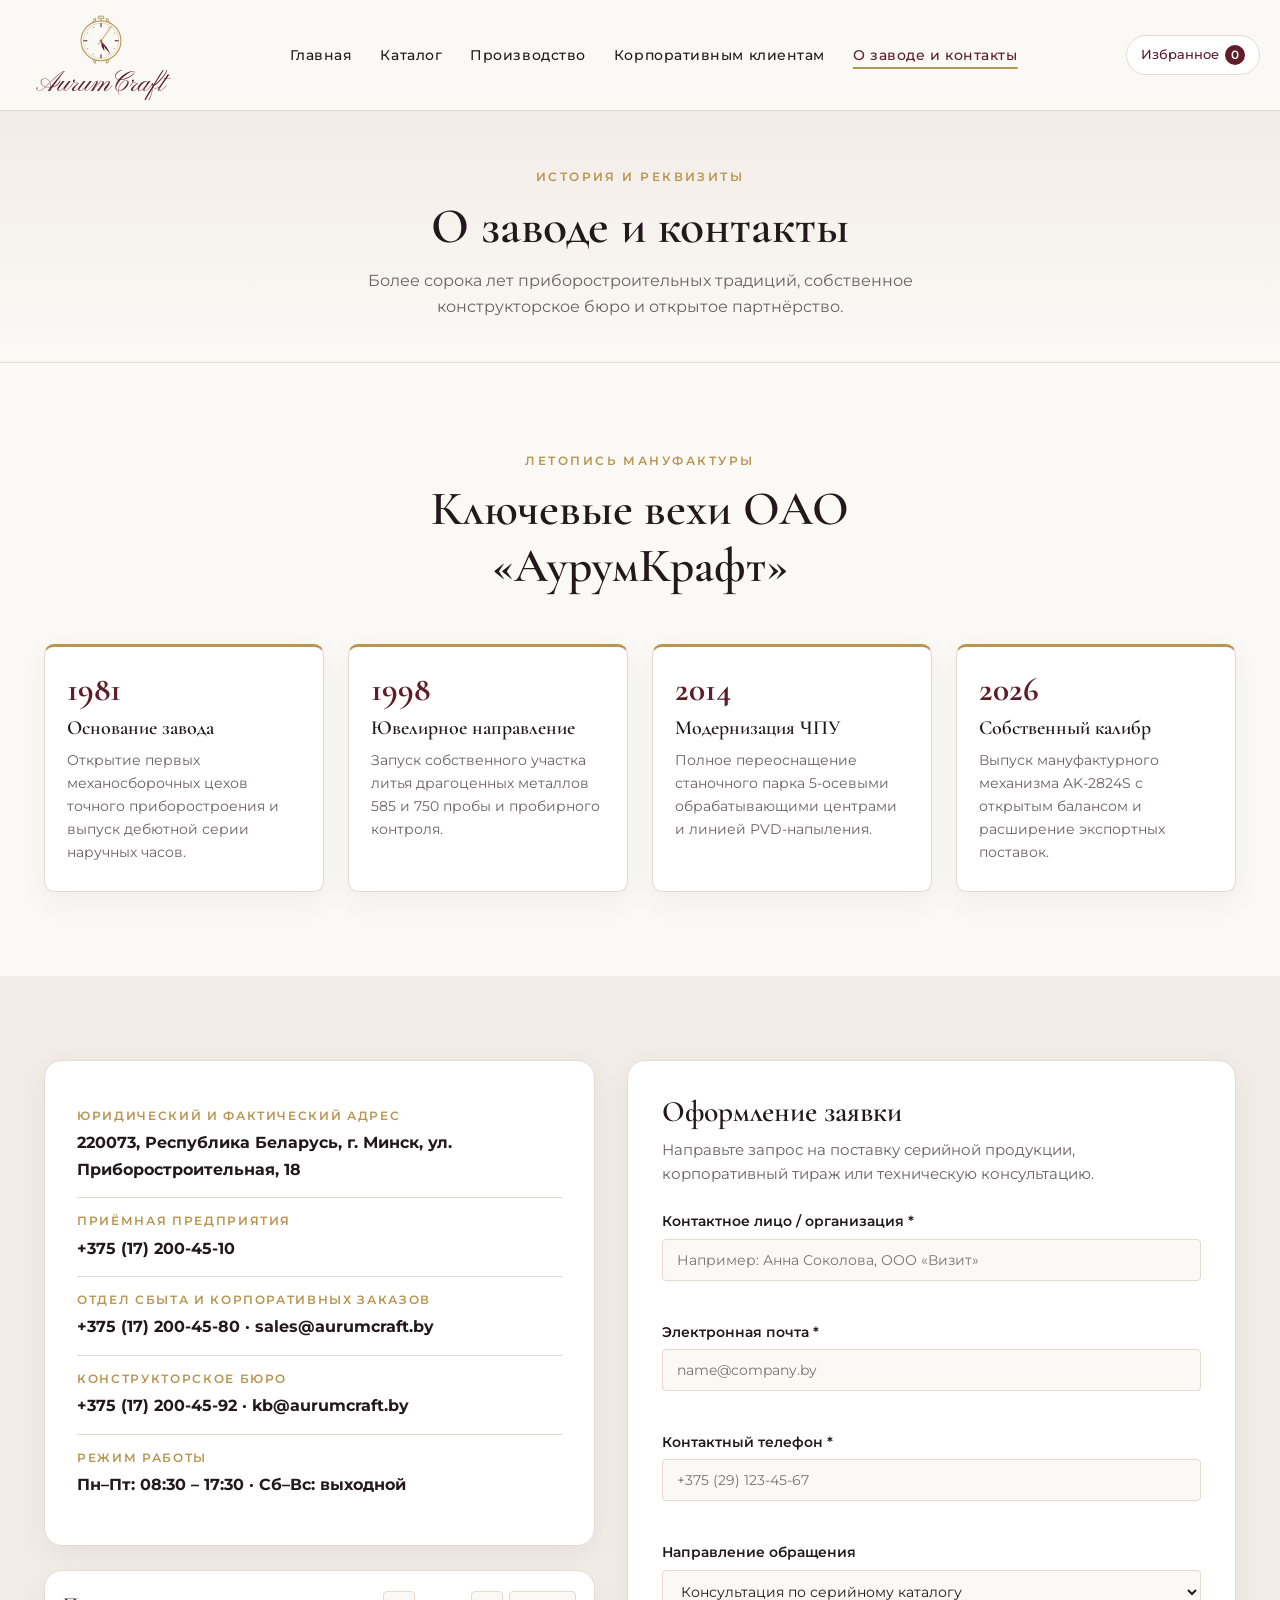
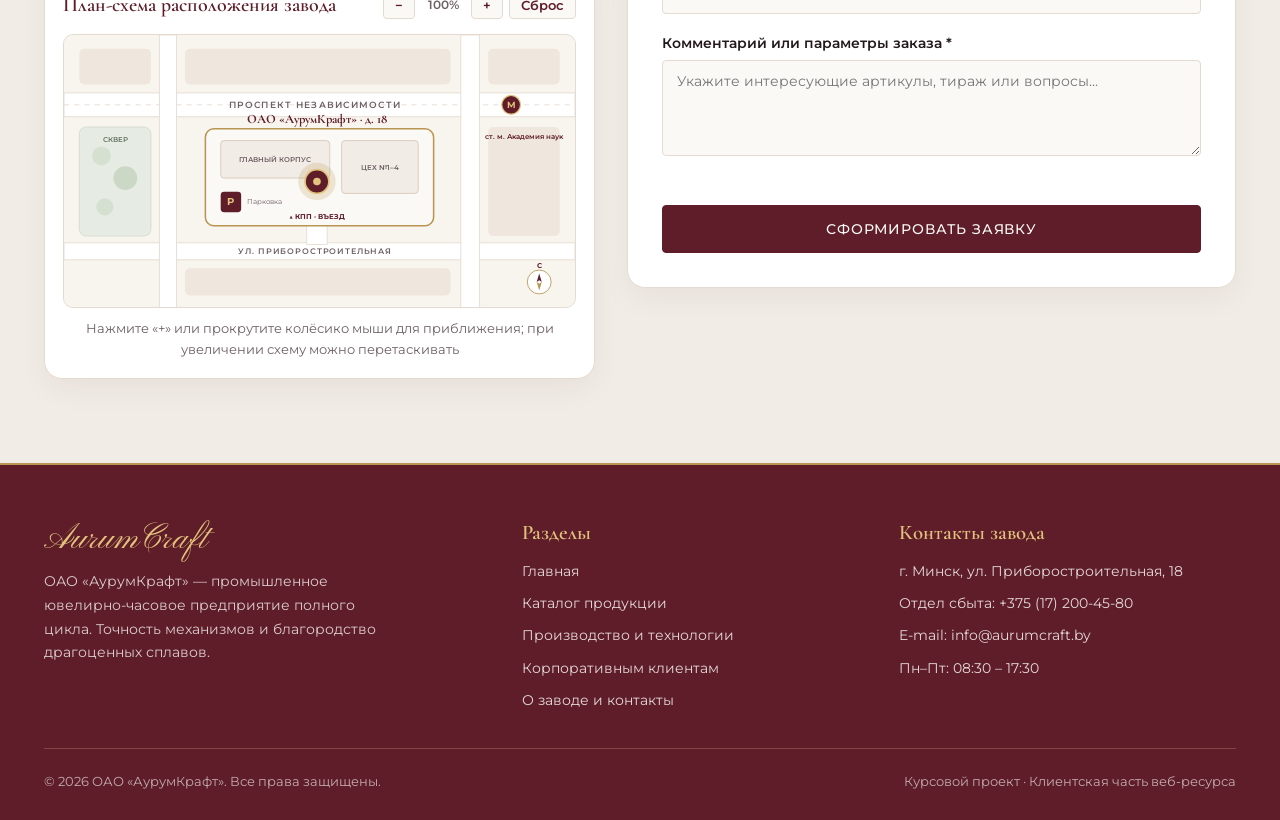
<file: contacts.html>
<!doctype html>
<html lang="ru">
  <head>
    <meta charset="UTF-8" />
    <meta name="viewport" content="width=device-width, initial-scale=1.0" />
    <title>О заводе и контакты — AurumCraft</title>

    <link rel="preconnect" href="https://fonts.googleapis.com" />
    <link rel="preconnect" href="https://fonts.gstatic.com" crossorigin />
    <link
      href="https://fonts.googleapis.com/css2?family=Cormorant+Garamond:ital,wght@0,500;0,600;0,700;1,500&family=Montserrat:wght@300;400;500;600&family=Pinyon+Script&display=swap"
      rel="stylesheet"
    />

    <link
      rel="stylesheet"
      href="https://cdn.jsdelivr.net/npm/aos@2.3.4/dist/aos.css"
    />
    <link rel="stylesheet" href="css/style.css" />
  </head>
  <body>
    <!-- Шапка сайта -->
    <header class="header">
      <div class="container header__inner">
        <a href="index.html" class="logo" aria-label="AurumCraft — На главную">
          <span class="logo__emblem">
            <svg
              class="js-clock"
              data-center="32 34"
              viewBox="0 0 64 64"
              fill="none"
              aria-hidden="true"
            >
              <defs>
                <clipPath id="dialClip">
                  <circle cx="32" cy="34" r="21.5" />
                </clipPath>
                <linearGradient
                  id="dialShineGrad"
                  x1="0%"
                  y1="0%"
                  x2="100%"
                  y2="0%"
                >
                  <stop offset="0%" stop-color="#E2C27D" stop-opacity="0" />
                  <stop offset="50%" stop-color="#FFF4CC" stop-opacity="0.72" />
                  <stop offset="100%" stop-color="#E2C27D" stop-opacity="0" />
                </linearGradient>
              </defs>
              <path
                class="svg-bezel"
                d="M23 14.1 L24.5 9.5 L26.2 9.5 L25.5 13.0"
                stroke="#B89550"
                stroke-width="1"
                stroke-linecap="round"
                stroke-linejoin="round"
              />
              <path
                class="svg-bezel"
                d="M41 14.1 L39.5 9.5 L37.8 9.5 L38.5 13.0"
                stroke="#B89550"
                stroke-width="1"
                stroke-linecap="round"
                stroke-linejoin="round"
              />
              <path
                class="svg-bezel"
                d="M23 53.9 L24.5 58.5 L26.2 58.5 L25.5 55.0"
                stroke="#B89550"
                stroke-width="1"
                stroke-linecap="round"
                stroke-linejoin="round"
              />
              <path
                class="svg-bezel"
                d="M41 53.9 L39.5 58.5 L37.8 58.5 L38.5 55.0"
                stroke="#B89550"
                stroke-width="1"
                stroke-linecap="round"
                stroke-linejoin="round"
              />
              <polygon
                class="svg-bezel"
                points="29.5,6.8 34.5,6.8 35.4,9.2 28.6,9.2"
                stroke="#B89550"
                stroke-width="1"
                fill="#FBF9F6"
                stroke-linejoin="round"
              />
              <line
                class="svg-bezel"
                x1="32"
                y1="9.2"
                x2="32"
                y2="12"
                stroke="#B89550"
                stroke-width="1"
              />
              <circle
                class="svg-bezel"
                cx="32"
                cy="34"
                r="22"
                fill="#FBF9F6"
                stroke="#B89550"
                stroke-width="1.2"
              />
              <circle
                cx="32"
                cy="34"
                r="19.5"
                stroke="#B89550"
                stroke-width="0.5"
                opacity="0.7"
              />
              <line
                x1="32"
                y1="15"
                x2="32"
                y2="18.5"
                stroke="#5E1D29"
                stroke-width="1.15"
                stroke-linecap="round"
              />
              <line
                x1="51"
                y1="34"
                x2="47.5"
                y2="34"
                stroke="#5E1D29"
                stroke-width="1.15"
                stroke-linecap="round"
              />
              <line
                x1="32"
                y1="53"
                x2="32"
                y2="49.5"
                stroke="#5E1D29"
                stroke-width="1.15"
                stroke-linecap="round"
              />
              <line
                x1="13"
                y1="34"
                x2="16.5"
                y2="34"
                stroke="#5E1D29"
                stroke-width="1.15"
                stroke-linecap="round"
              />
              <circle cx="40.5" cy="19.3" r="0.65" fill="#B89550" />
              <circle cx="46.7" cy="25.5" r="0.65" fill="#B89550" />
              <circle cx="46.7" cy="42.5" r="0.65" fill="#B89550" />
              <circle cx="40.5" cy="48.7" r="0.65" fill="#B89550" />
              <circle cx="23.5" cy="48.7" r="0.65" fill="#B89550" />
              <circle cx="17.3" cy="42.5" r="0.65" fill="#B89550" />
              <circle cx="17.3" cy="25.5" r="0.65" fill="#B89550" />
              <circle cx="23.5" cy="19.3" r="0.65" fill="#B89550" />
              <rect
                class="svg-dial-shine"
                x="0"
                y="10"
                width="28"
                height="48"
                fill="url(#dialShineGrad)"
                clip-path="url(#dialClip)"
              />
              <path
                class="svg-hand-hour js-hand-hour"
                d="M32 34 L30.7 27.5 L32 21.5 L33.3 27.5 Z"
                fill="#5E1D29"
              />
              <path
                class="svg-hand-minute js-hand-minute"
                d="M32 34 L31.0 24.5 L32 15.5 L33.0 24.5 Z"
                fill="#5E1D29"
              />
              <line
                class="svg-hand-second js-hand-second"
                x1="32"
                y1="39"
                x2="32"
                y2="14.5"
                stroke="#B89550"
                stroke-width="0.95"
                stroke-linecap="round"
              />
              <circle cx="32" cy="34" r="1.7" fill="#B89550" />
              <circle cx="32" cy="34" r="0.65" fill="#5E1D29" />
            </svg>
          </span>
          <span class="logo__name">AurumCraft</span>
        </a>

        <nav class="nav" id="mainNav" aria-label="Основная навигация">
          <ul class="nav__list">
            <li><a href="index.html" class="nav__link">Главная</a></li>
            <li><a href="catalog.html" class="nav__link">Каталог</a></li>
            <li>
              <a href="production.html" class="nav__link">Производство</a>
            </li>
            <li>
              <a href="corporate.html" class="nav__link"
                >Корпоративным клиентам</a
              >
            </li>
            <li>
              <a href="contacts.html" class="nav__link nav__link--active"
                >О заводе и контакты</a
              >
            </li>
          </ul>
        </nav>

        <div class="header__actions">
          <a
            href="catalog.html#favorites"
            class="fav-badge"
            title="Избранные модели"
          >
            <span>Избранное</span>
            <span class="fav-badge__count" id="favCount">0</span>
          </a>
          <button
            class="burger"
            id="burgerBtn"
            type="button"
            aria-label="Открыть меню"
          >
            <span></span><span></span><span></span>
          </button>
        </div>
      </div>
    </header>

    <main>
      <section class="page-hero">
        <div class="container" data-aos="fade-up">
          <span class="page-hero__eyebrow">История и реквизиты</span>
          <h1 class="page-hero__title">О заводе и контакты</h1>
          <p class="page-hero__desc">
            Более сорока лет приборостроительных традиций, собственное
            конструкторское бюро и открытое партнёрство.
          </p>
        </div>
      </section>

      <!-- 1. История предприятия -->
      <section class="section">
        <div class="container">
          <div class="section-header" data-aos="fade-up">
            <span class="section-header__subtitle">Летопись мануфактуры</span>
            <h2 class="section-header__title">
              Ключевые вехи ОАО «АурумКрафт»
            </h2>
          </div>

          <div class="timeline">
            <article
              class="timeline__item"
              data-aos="fade-up"
              data-aos-delay="50"
            >
              <div class="timeline__year">1981</div>
              <h3 class="timeline__title">Основание завода</h3>
              <p class="timeline__text">
                Открытие первых механосборочных цехов точного приборостроения и
                выпуск дебютной серии наручных часов.
              </p>
            </article>

            <article
              class="timeline__item"
              data-aos="fade-up"
              data-aos-delay="120"
            >
              <div class="timeline__year">1998</div>
              <h3 class="timeline__title">Ювелирное направление</h3>
              <p class="timeline__text">
                Запуск собственного участка литья драгоценных металлов 585 и 750
                пробы и пробирного контроля.
              </p>
            </article>

            <article
              class="timeline__item"
              data-aos="fade-up"
              data-aos-delay="190"
            >
              <div class="timeline__year">2014</div>
              <h3 class="timeline__title">Модернизация ЧПУ</h3>
              <p class="timeline__text">
                Полное переоснащение станочного парка 5-осевыми обрабатывающими
                центрами и линией PVD-напыления.
              </p>
            </article>

            <article
              class="timeline__item"
              data-aos="fade-up"
              data-aos-delay="260"
            >
              <div class="timeline__year">2026</div>
              <h3 class="timeline__title">Собственный калибр</h3>
              <p class="timeline__text">
                Выпуск мануфактурного механизма AK-2824S с открытым балансом и
                расширение экспортных поставок.
              </p>
            </article>
          </div>
        </div>
      </section>

      <!-- 2. Контакты, интерактивная SVG-карта и форма обратной связи -->
      <section class="section section--alt" id="request">
        <div class="container contacts-layout">
          <div data-aos="fade-right">
            <div class="contact-info-card">
              <div class="contact-info-card__item">
                <span>Юридический и фактический адрес</span>
                <strong
                  >220073, Республика Беларусь, г. Минск, ул.
                  Приборостроительная, 18</strong
                >
              </div>
              <div class="contact-info-card__item">
                <span>Приёмная предприятия</span>
                <strong>+375 (17) 200-45-10</strong>
              </div>
              <div class="contact-info-card__item">
                <span>Отдел сбыта и корпоративных заказов</span>
                <strong>+375 (17) 200-45-80 · sales@aurumcraft.by</strong>
              </div>
              <div class="contact-info-card__item">
                <span>Конструкторское бюро</span>
                <strong>+375 (17) 200-45-92 · kb@aurumcraft.by</strong>
              </div>
              <div class="contact-info-card__item">
                <span>Режим работы</span>
                <strong>Пн–Пт: 08:30 – 17:30 · Сб–Вс: выходной</strong>
              </div>
            </div>

            <!-- Интерактивная масштабируемая векторная схема проезда -->
            <div class="map-svg-card">
              <div class="map-svg-card__header">
                <span class="map-svg-card__title"
                  >План-схема расположения завода</span
                >
                <div class="map-svg-card__toolbar">
                  <button
                    type="button"
                    class="map-zoom-btn"
                    id="zoomOutBtn"
                    aria-label="Уменьшить"
                  >
                    −
                  </button>
                  <span class="map-svg-card__scale" id="zoomScaleText"
                    >100%</span
                  >
                  <button
                    type="button"
                    class="map-zoom-btn"
                    id="zoomInBtn"
                    aria-label="Увеличить"
                  >
                    +
                  </button>
                  <button type="button" class="map-zoom-btn" id="zoomResetBtn">
                    Сброс
                  </button>
                </div>
              </div>

              <div class="map-svg-card__viewport" id="mapViewport">
                <svg
                  id="factoryMapSvg"
                  viewBox="0 0 600 320"
                  fill="none"
                  aria-label="Интерактивная схема расположения ОАО АурумКрафт"
                >
                  <rect width="600" height="320" fill="#F8F4EE" />

                  <!-- Городские кварталы -->
                  <rect
                    x="18"
                    y="16"
                    width="84"
                    height="42"
                    rx="6"
                    fill="#EFE7DD"
                  />
                  <rect
                    x="142"
                    y="16"
                    width="312"
                    height="42"
                    rx="6"
                    fill="#EFE7DD"
                  />
                  <rect
                    x="498"
                    y="16"
                    width="84"
                    height="42"
                    rx="6"
                    fill="#EFE7DD"
                  />
                  <rect
                    x="142"
                    y="274"
                    width="312"
                    height="32"
                    rx="6"
                    fill="#EFE7DD"
                  />
                  <rect
                    x="498"
                    y="108"
                    width="84"
                    height="128"
                    rx="6"
                    fill="#EFE7DD"
                  />

                  <!-- Сквер слева от завода -->
                  <rect
                    x="18"
                    y="108"
                    width="84"
                    height="128"
                    rx="8"
                    fill="#E6EBE3"
                    stroke="#D2DBD0"
                    stroke-width="1"
                  />
                  <circle cx="44" cy="142" r="11" fill="#D5E0D1" />
                  <circle cx="72" cy="168" r="14" fill="#CBD8C6" />
                  <circle cx="48" cy="202" r="10" fill="#D5E0D1" />
                  <text
                    x="60"
                    y="126"
                    text-anchor="middle"
                    font-family="Montserrat, sans-serif"
                    font-size="8.5"
                    font-weight="600"
                    fill="#637361"
                  >
                    СКВЕР
                  </text>

                  <!-- Основные магистрали и улицы -->
                  <rect
                    x="0"
                    y="68"
                    width="600"
                    height="28"
                    fill="#FFFFFF"
                    stroke="#E4DAD0"
                    stroke-width="1"
                  />
                  <line
                    x1="0"
                    y1="82"
                    x2="600"
                    y2="82"
                    stroke="#E4DAD0"
                    stroke-width="1"
                    stroke-dasharray="6 6"
                  />

                  <rect
                    x="0"
                    y="244"
                    width="600"
                    height="20"
                    fill="#FFFFFF"
                    stroke="#E4DAD0"
                    stroke-width="1"
                  />
                  <rect
                    x="112"
                    y="0"
                    width="20"
                    height="320"
                    fill="#FFFFFF"
                    stroke="#E4DAD0"
                    stroke-width="1"
                  />
                  <rect
                    x="466"
                    y="0"
                    width="22"
                    height="320"
                    fill="#FFFFFF"
                    stroke="#E4DAD0"
                    stroke-width="1"
                  />

                  <!-- Проезд к территории завода -->
                  <rect
                    x="285"
                    y="218"
                    width="24"
                    height="28"
                    fill="#FFFFFF"
                    stroke="#E4DAD0"
                    stroke-width="1"
                  />

                  <!-- Подписи улиц -->
                  <text
                    x="295"
                    y="86"
                    text-anchor="middle"
                    font-family="Montserrat, sans-serif"
                    font-size="10.5"
                    font-weight="600"
                    letter-spacing="1.5"
                    fill="#6D5F63"
                  >
                    ПРОСПЕКТ НЕЗАВИСИМОСТИ
                  </text>
                  <text
                    x="295"
                    y="257.5"
                    text-anchor="middle"
                    font-family="Montserrat, sans-serif"
                    font-size="9.5"
                    font-weight="600"
                    letter-spacing="1"
                    fill="#6D5F63"
                  >
                    УЛ. ПРИБОРОСТРОИТЕЛЬНАЯ
                  </text>

                  <!-- Территория предприятия ОАО «АурумКрафт» -->
                  <rect
                    x="166"
                    y="110"
                    width="268"
                    height="114"
                    rx="10"
                    fill="#FBF9F6"
                    stroke="#B89550"
                    stroke-width="1.8"
                  />
                  <!-- Главный корпус и цеха -->
                  <rect
                    x="184"
                    y="124"
                    width="128"
                    height="44"
                    rx="4"
                    fill="#F2ECE6"
                    stroke="#D5C7B8"
                    stroke-width="1"
                  />
                  <rect
                    x="326"
                    y="124"
                    width="90"
                    height="62"
                    rx="4"
                    fill="#F2ECE6"
                    stroke="#D5C7B8"
                    stroke-width="1"
                  />
                  <text
                    x="248"
                    y="149"
                    text-anchor="middle"
                    font-family="Montserrat, sans-serif"
                    font-size="8"
                    font-weight="600"
                    fill="#6D5F63"
                  >
                    ГЛАВНЫЙ КОРПУС
                  </text>
                  <text
                    x="371"
                    y="158"
                    text-anchor="middle"
                    font-family="Montserrat, sans-serif"
                    font-size="8"
                    font-weight="600"
                    fill="#6D5F63"
                  >
                    ЦЕХ №1–4
                  </text>

                  <!-- Гостевая парковка -->
                  <rect
                    x="184"
                    y="184"
                    width="24"
                    height="24"
                    rx="4"
                    fill="#5E1D29"
                  />
                  <text
                    x="196"
                    y="200"
                    text-anchor="middle"
                    font-family="Montserrat, sans-serif"
                    font-size="12"
                    font-weight="700"
                    fill="#E2C27D"
                  >
                    P
                  </text>
                  <text
                    x="215"
                    y="199"
                    font-family="Montserrat, sans-serif"
                    font-size="8.5"
                    fill="#6D5F63"
                  >
                    Парковка
                  </text>

                  <!-- Вход и КПП -->
                  <text
                    x="297"
                    y="216"
                    text-anchor="middle"
                    font-family="Montserrat, sans-serif"
                    font-size="8"
                    font-weight="700"
                    fill="#5E1D29"
                  >
                    ▲ КПП · ВЪЕЗД
                  </text>

                  <!-- Фирменная метка AurumCraft -->
                  <circle
                    cx="297"
                    cy="172"
                    r="22"
                    fill="rgba(184, 149, 80, 0.22)"
                  />
                  <circle
                    cx="297"
                    cy="172"
                    r="14"
                    fill="#5E1D29"
                    stroke="#E2C27D"
                    stroke-width="2"
                  />
                  <circle cx="297" cy="172" r="4.5" fill="#E2C27D" />
                  <text
                    x="297"
                    y="103"
                    text-anchor="middle"
                    font-family="Cormorant Garamond, serif"
                    font-size="15"
                    font-weight="700"
                    fill="#5E1D29"
                  >
                    ОАО «АурумКрафт» · д. 18
                  </text>

                  <!-- Станция метро -->
                  <circle
                    cx="525"
                    cy="82"
                    r="11"
                    fill="#5E1D29"
                    stroke="#E2C27D"
                    stroke-width="1.4"
                  />
                  <text
                    x="525"
                    y="86"
                    text-anchor="middle"
                    font-family="Montserrat, sans-serif"
                    font-size="10.5"
                    font-weight="700"
                    fill="#E2C27D"
                  >
                    M
                  </text>
                  <text
                    x="540"
                    y="122"
                    text-anchor="middle"
                    font-family="Montserrat, sans-serif"
                    font-size="8.5"
                    font-weight="600"
                    fill="#5E1D29"
                  >
                    ст. м. Академия наук
                  </text>

                  <!-- Компас Север -->
                  <g transform="translate(558, 290)">
                    <circle
                      cx="0"
                      cy="0"
                      r="14"
                      fill="#FFFFFF"
                      stroke="#B89550"
                      stroke-width="1"
                    />
                    <polygon points="0,-10 3,0 0,-2 -3,0" fill="#5E1D29" />
                    <polygon points="0,10 3,0 0,2 -3,0" fill="#B89550" />
                    <text
                      x="0"
                      y="-16"
                      text-anchor="middle"
                      font-family="Montserrat, sans-serif"
                      font-size="8"
                      font-weight="700"
                      fill="#5E1D29"
                    >
                      С
                    </text>
                  </g>
                </svg>
              </div>
              <p class="map-svg-card__caption">
                Нажмите «+» или прокрутите колёсико мыши для приближения; при
                увеличении схему можно перетаскивать
              </p>
            </div>
          </div>

          <!-- Форма обратной связи -->
          <div class="contact-form-card" data-aos="fade-left">
            <h2 class="contact-form-card__title">Оформление заявки</h2>
            <p class="contact-form-card__desc">
              Направьте запрос на поставку серийной продукции, корпоративный
              тираж или техническую консультацию.
            </p>

            <form id="contactForm" novalidate>
              <div class="form-group">
                <label class="form-group__label" for="reqName"
                  >Контактное лицо / организация *</label
                >
                <input
                  type="text"
                  id="reqName"
                  class="form-control"
                  placeholder="Например: Анна Соколова, ООО «Визит»"
                />
                <span class="form-group__error" id="errName"></span>
              </div>

              <div class="form-group">
                <label class="form-group__label" for="reqEmail"
                  >Электронная почта *</label
                >
                <input
                  type="email"
                  id="reqEmail"
                  class="form-control"
                  placeholder="name@company.by"
                />
                <span class="form-group__error" id="errEmail"></span>
              </div>

              <div class="form-group">
                <label class="form-group__label" for="reqPhone"
                  >Контактный телефон *</label
                >
                <input
                  type="tel"
                  id="reqPhone"
                  class="form-control"
                  placeholder="+375 (29) 123-45-67"
                />
                <span class="form-group__error" id="errPhone"></span>
              </div>

              <div class="form-group">
                <label class="form-group__label" for="reqTopic"
                  >Направление обращения</label
                >
                <select id="reqTopic" class="form-control">
                  <option value="catalog">
                    Консультация по серийному каталогу
                  </option>
                  <option value="corporate">
                    Корпоративный и наградной тираж
                  </option>
                  <option value="wholesale">
                    Оптовое и дилерское партнёрство
                  </option>
                </select>
              </div>

              <div class="form-group">
                <label class="form-group__label" for="reqMessage"
                  >Комментарий или параметры заказа *</label
                >
                <textarea
                  id="reqMessage"
                  class="form-control"
                  rows="4"
                  placeholder="Укажите интересующие артикулы, тираж или вопросы..."
                ></textarea>
                <span class="form-group__error" id="errMessage"></span>
              </div>

              <button type="submit" class="btn btn--wine" style="width: 100%">
                Сформировать заявку
              </button>

              <div class="form-success" id="formSuccess" role="status"></div>
            </form>
          </div>
        </div>
      </section>
    </main>

    <!-- Подвал сайта -->
    <footer class="footer">
      <div class="container">
        <div class="footer__grid">
          <div>
            <div class="footer__brand">AurumCraft</div>
            <p class="footer__desc">
              ОАО «АурумКрафт» — промышленное ювелирно-часовое предприятие
              полного цикла. Точность механизмов и благородство драгоценных
              сплавов.
            </p>
          </div>

          <div>
            <h3 class="footer__title">Разделы</h3>
            <ul class="footer__links">
              <li><a href="index.html">Главная</a></li>
              <li><a href="catalog.html">Каталог продукции</a></li>
              <li><a href="production.html">Производство и технологии</a></li>
              <li><a href="corporate.html">Корпоративным клиентам</a></li>
              <li><a href="contacts.html">О заводе и контакты</a></li>
            </ul>
          </div>

          <div>
            <h3 class="footer__title">Контакты завода</h3>
            <ul class="footer__links">
              <li>г. Минск, ул. Приборостроительная, 18</li>
              <li>Отдел сбыта: +375 (17) 200-45-80</li>
              <li>E-mail: info@aurumcraft.by</li>
              <li>Пн–Пт: 08:30 – 17:30</li>
            </ul>
          </div>
        </div>

        <div class="footer__bottom">
          <span>© 2026 ОАО «АурумКрафт». Все права защищены.</span>
          <span>Курсовой проект · Клиентская часть веб-ресурса</span>
        </div>
      </div>
    </footer>

    <script src="https://cdn.jsdelivr.net/npm/aos@2.3.4/dist/aos.js"></script>
    <script src="js/main.js"></script>
  </body>
</html>
</file>
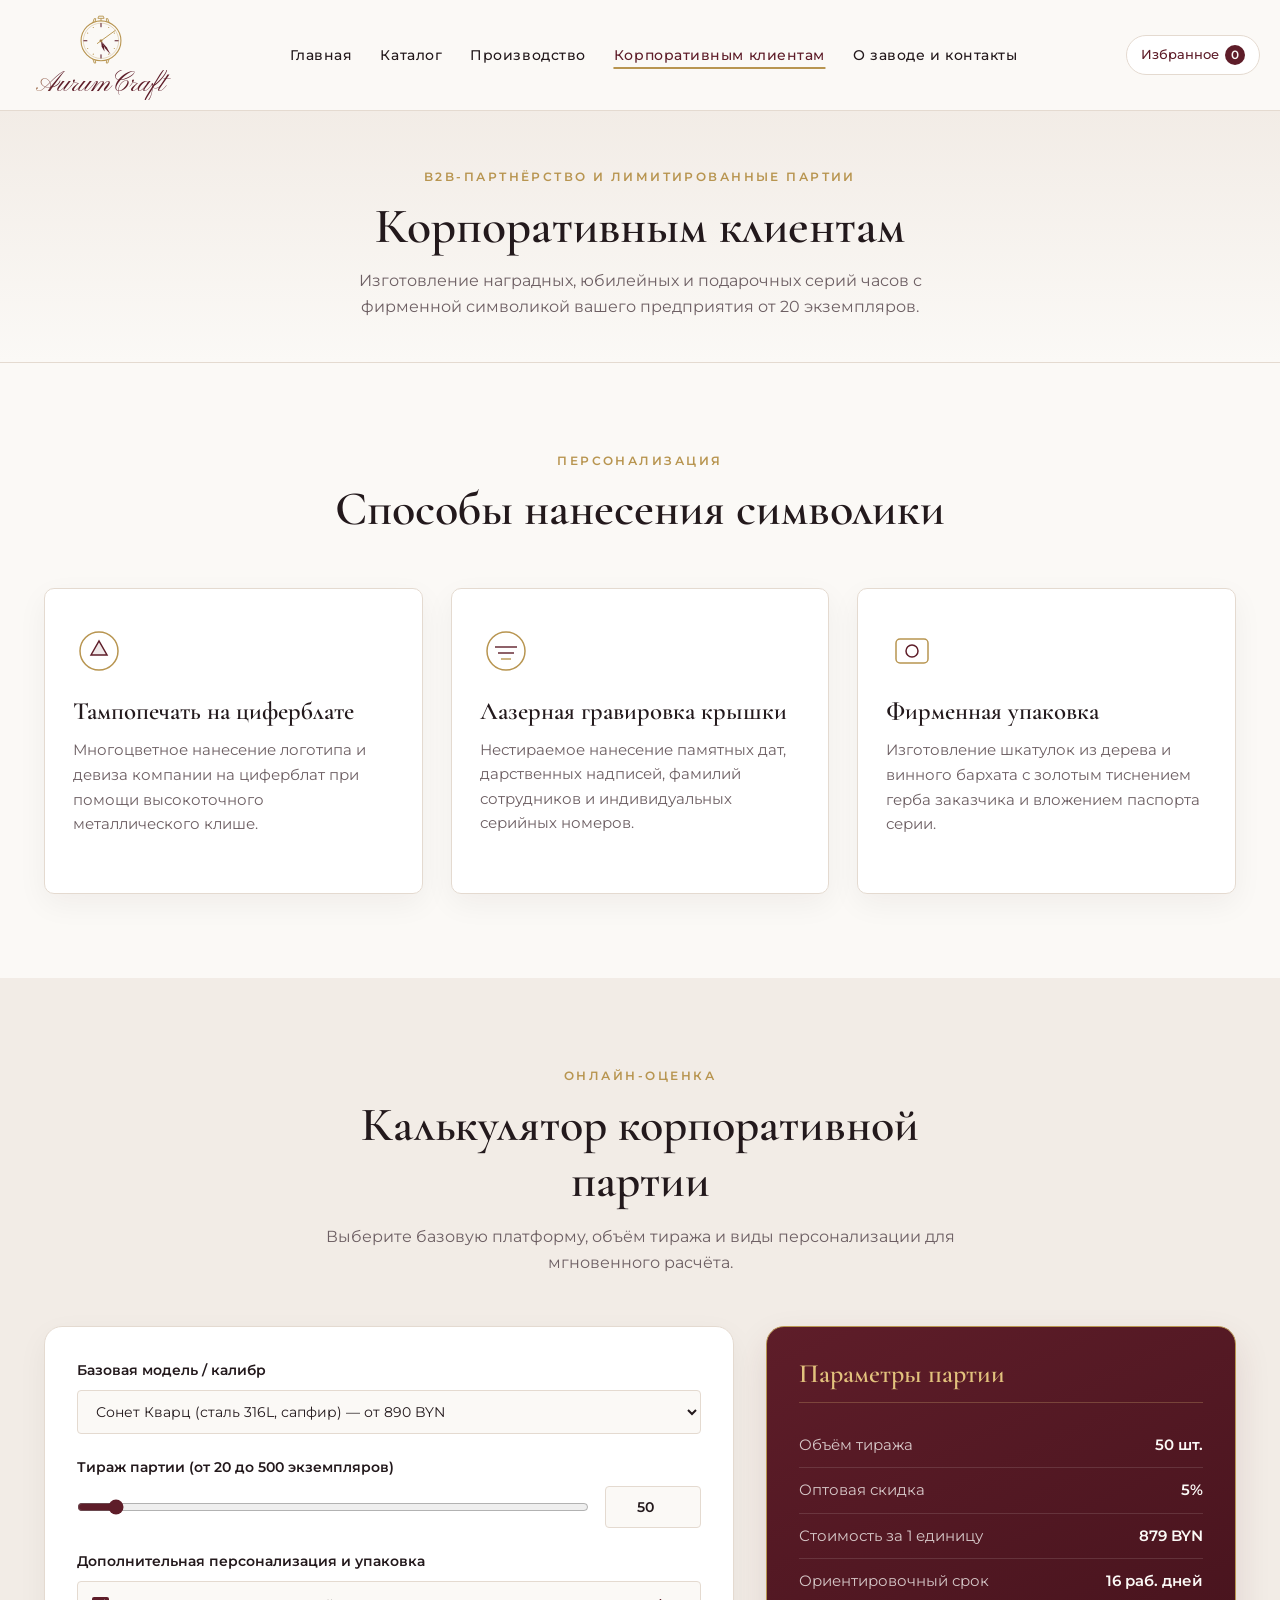
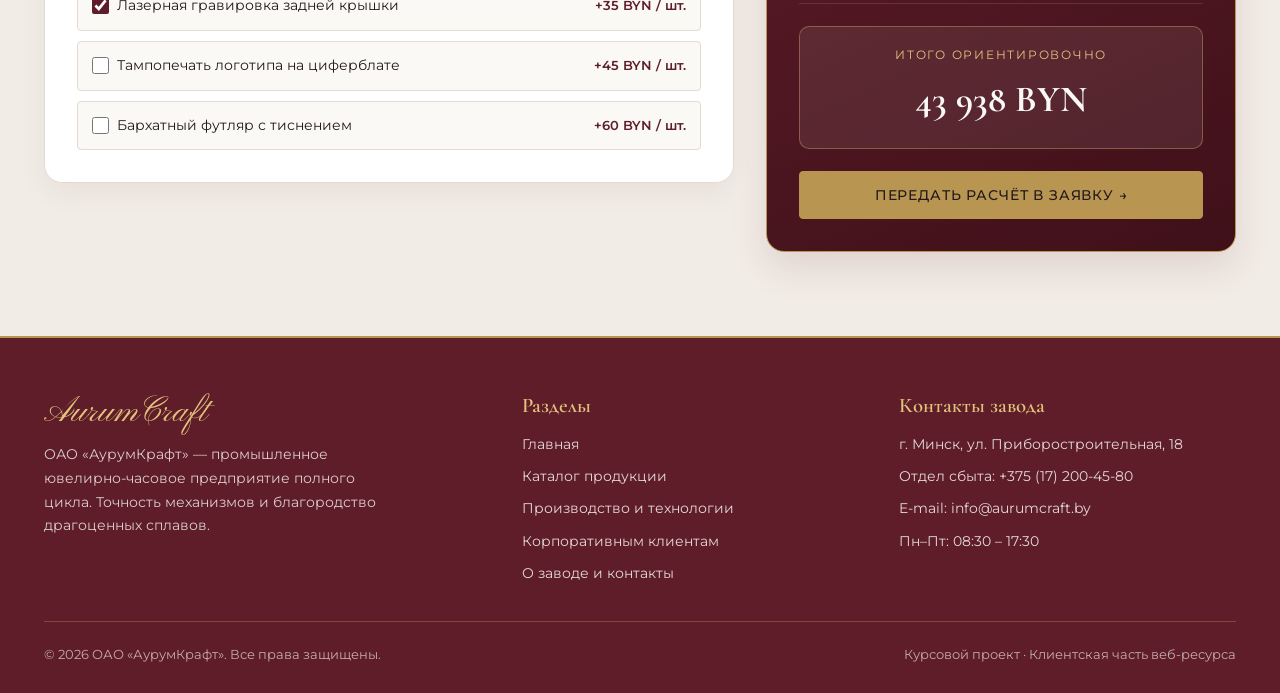
<file: corporate.html>
<!doctype html>
<html lang="ru">
  <head>
    <meta charset="UTF-8" />
    <meta name="viewport" content="width=device-width, initial-scale=1.0" />
    <title>Корпоративным клиентам — AurumCraft</title>

    <link rel="preconnect" href="https://fonts.googleapis.com" />
    <link rel="preconnect" href="https://fonts.gstatic.com" crossorigin />
    <link
      href="https://fonts.googleapis.com/css2?family=Cormorant+Garamond:ital,wght@0,500;0,600;0,700;1,500&family=Montserrat:wght@300;400;500;600&family=Pinyon+Script&display=swap"
      rel="stylesheet"
    />

    <link
      rel="stylesheet"
      href="https://cdn.jsdelivr.net/npm/aos@2.3.4/dist/aos.css"
    />
    <link rel="stylesheet" href="css/style.css" />
  </head>
  <body>
    <!-- Шапка сайта -->
    <header class="header">
      <div class="container header__inner">
        <a href="index.html" class="logo" aria-label="AurumCraft — На главную">
          <span class="logo__emblem">
            <svg
              class="js-clock"
              data-center="32 34"
              viewBox="0 0 64 64"
              fill="none"
              aria-hidden="true"
            >
              <defs>
                <clipPath id="dialClip">
                  <circle cx="32" cy="34" r="21.5" />
                </clipPath>
                <linearGradient
                  id="dialShineGrad"
                  x1="0%"
                  y1="0%"
                  x2="100%"
                  y2="0%"
                >
                  <stop offset="0%" stop-color="#E2C27D" stop-opacity="0" />
                  <stop offset="50%" stop-color="#FFF4CC" stop-opacity="0.72" />
                  <stop offset="100%" stop-color="#E2C27D" stop-opacity="0" />
                </linearGradient>
              </defs>
              <path
                class="svg-bezel"
                d="M23 14.1 L24.5 9.5 L26.2 9.5 L25.5 13.0"
                stroke="#B89550"
                stroke-width="1"
                stroke-linecap="round"
                stroke-linejoin="round"
              />
              <path
                class="svg-bezel"
                d="M41 14.1 L39.5 9.5 L37.8 9.5 L38.5 13.0"
                stroke="#B89550"
                stroke-width="1"
                stroke-linecap="round"
                stroke-linejoin="round"
              />
              <path
                class="svg-bezel"
                d="M23 53.9 L24.5 58.5 L26.2 58.5 L25.5 55.0"
                stroke="#B89550"
                stroke-width="1"
                stroke-linecap="round"
                stroke-linejoin="round"
              />
              <path
                class="svg-bezel"
                d="M41 53.9 L39.5 58.5 L37.8 58.5 L38.5 55.0"
                stroke="#B89550"
                stroke-width="1"
                stroke-linecap="round"
                stroke-linejoin="round"
              />
              <polygon
                class="svg-bezel"
                points="29.5,6.8 34.5,6.8 35.4,9.2 28.6,9.2"
                stroke="#B89550"
                stroke-width="1"
                fill="#FBF9F6"
                stroke-linejoin="round"
              />
              <line
                class="svg-bezel"
                x1="32"
                y1="9.2"
                x2="32"
                y2="12"
                stroke="#B89550"
                stroke-width="1"
              />
              <circle
                class="svg-bezel"
                cx="32"
                cy="34"
                r="22"
                fill="#FBF9F6"
                stroke="#B89550"
                stroke-width="1.2"
              />
              <circle
                cx="32"
                cy="34"
                r="19.5"
                stroke="#B89550"
                stroke-width="0.5"
                opacity="0.7"
              />
              <line
                x1="32"
                y1="15"
                x2="32"
                y2="18.5"
                stroke="#5E1D29"
                stroke-width="1.15"
                stroke-linecap="round"
              />
              <line
                x1="51"
                y1="34"
                x2="47.5"
                y2="34"
                stroke="#5E1D29"
                stroke-width="1.15"
                stroke-linecap="round"
              />
              <line
                x1="32"
                y1="53"
                x2="32"
                y2="49.5"
                stroke="#5E1D29"
                stroke-width="1.15"
                stroke-linecap="round"
              />
              <line
                x1="13"
                y1="34"
                x2="16.5"
                y2="34"
                stroke="#5E1D29"
                stroke-width="1.15"
                stroke-linecap="round"
              />
              <circle cx="40.5" cy="19.3" r="0.65" fill="#B89550" />
              <circle cx="46.7" cy="25.5" r="0.65" fill="#B89550" />
              <circle cx="46.7" cy="42.5" r="0.65" fill="#B89550" />
              <circle cx="40.5" cy="48.7" r="0.65" fill="#B89550" />
              <circle cx="23.5" cy="48.7" r="0.65" fill="#B89550" />
              <circle cx="17.3" cy="42.5" r="0.65" fill="#B89550" />
              <circle cx="17.3" cy="25.5" r="0.65" fill="#B89550" />
              <circle cx="23.5" cy="19.3" r="0.65" fill="#B89550" />
              <rect
                class="svg-dial-shine"
                x="0"
                y="10"
                width="28"
                height="48"
                fill="url(#dialShineGrad)"
                clip-path="url(#dialClip)"
              />
              <path
                class="svg-hand-hour js-hand-hour"
                d="M32 34 L30.7 27.5 L32 21.5 L33.3 27.5 Z"
                fill="#5E1D29"
              />
              <path
                class="svg-hand-minute js-hand-minute"
                d="M32 34 L31.0 24.5 L32 15.5 L33.0 24.5 Z"
                fill="#5E1D29"
              />
              <line
                class="svg-hand-second js-hand-second"
                x1="32"
                y1="39"
                x2="32"
                y2="14.5"
                stroke="#B89550"
                stroke-width="0.95"
                stroke-linecap="round"
              />
              <circle cx="32" cy="34" r="1.7" fill="#B89550" />
              <circle cx="32" cy="34" r="0.65" fill="#5E1D29" />
            </svg>
          </span>
          <span class="logo__name">AurumCraft</span>
        </a>

        <nav class="nav" id="mainNav" aria-label="Основная навигация">
          <ul class="nav__list">
            <li><a href="index.html" class="nav__link">Главная</a></li>
            <li><a href="catalog.html" class="nav__link">Каталог</a></li>
            <li>
              <a href="production.html" class="nav__link">Производство</a>
            </li>
            <li>
              <a href="corporate.html" class="nav__link nav__link--active"
                >Корпоративным клиентам</a
              >
            </li>
            <li>
              <a href="contacts.html" class="nav__link">О заводе и контакты</a>
            </li>
          </ul>
        </nav>

        <div class="header__actions">
          <a
            href="catalog.html#favorites"
            class="fav-badge"
            title="Избранные модели"
          >
            <span>Избранное</span>
            <span class="fav-badge__count" id="favCount">0</span>
          </a>
          <button
            class="burger"
            id="burgerBtn"
            type="button"
            aria-label="Открыть меню"
          >
            <span></span><span></span><span></span>
          </button>
        </div>
      </div>
    </header>

    <main>
      <section class="page-hero">
        <div class="container" data-aos="fade-up">
          <span class="page-hero__eyebrow"
            >B2B-партнёрство и лимитированные партии</span
          >
          <h1 class="page-hero__title">Корпоративным клиентам</h1>
          <p class="page-hero__desc">
            Изготовление наградных, юбилейных и подарочных серий часов с
            фирменной символикой вашего предприятия от 20 экземпляров.
          </p>
        </div>
      </section>

      <!-- 1. Технологии брендирования -->
      <section class="section">
        <div class="container">
          <div class="section-header" data-aos="fade-up">
            <span class="section-header__subtitle">Персонализация</span>
            <h2 class="section-header__title">Способы нанесения символики</h2>
          </div>

          <div class="directions__grid">
            <article class="dir-card" data-aos="fade-up" data-aos-delay="50">
              <svg
                class="dir-card__icon"
                viewBox="0 0 52 52"
                fill="none"
                aria-hidden="true"
              >
                <circle
                  cx="26"
                  cy="26"
                  r="19"
                  stroke="#B89550"
                  stroke-width="1.5"
                />
                <path
                  d="M18 30 L26 16 L34 30 Z"
                  stroke="#5E1D29"
                  stroke-width="1.5"
                  fill="rgba(94,29,41,0.1)"
                />
              </svg>
              <h3 class="dir-card__title">Тампопечать на циферблате</h3>
              <p class="dir-card__text">
                Многоцветное нанесение логотипа и девиза компании на циферблат
                при помощи высокоточного металлического клише.
              </p>
            </article>

            <article class="dir-card" data-aos="fade-up" data-aos-delay="140">
              <svg
                class="dir-card__icon"
                viewBox="0 0 52 52"
                fill="none"
                aria-hidden="true"
              >
                <circle
                  cx="26"
                  cy="26"
                  r="19"
                  stroke="#B89550"
                  stroke-width="1.5"
                />
                <line
                  x1="15"
                  y1="22"
                  x2="37"
                  y2="22"
                  stroke="#5E1D29"
                  stroke-width="1.4"
                />
                <line
                  x1="18"
                  y1="28"
                  x2="34"
                  y2="28"
                  stroke="#5E1D29"
                  stroke-width="1.4"
                />
                <line
                  x1="21"
                  y1="34"
                  x2="31"
                  y2="34"
                  stroke="#B89550"
                  stroke-width="1.4"
                />
              </svg>
              <h3 class="dir-card__title">Лазерная гравировка крышки</h3>
              <p class="workshop-card__text">
                Нестираемое нанесение памятных дат, дарственных надписей,
                фамилий сотрудников и индивидуальных серийных номеров.
              </p>
            </article>

            <article class="dir-card" data-aos="fade-up" data-aos-delay="230">
              <svg
                class="dir-card__icon"
                viewBox="0 0 52 52"
                fill="none"
                aria-hidden="true"
              >
                <rect
                  x="10"
                  y="14"
                  width="32"
                  height="24"
                  rx="4"
                  stroke="#B89550"
                  stroke-width="1.5"
                />
                <circle
                  cx="26"
                  cy="26"
                  r="6"
                  stroke="#5E1D29"
                  stroke-width="1.5"
                />
              </svg>
              <h3 class="dir-card__title">Фирменная упаковка</h3>
              <p class="dir-card__text">
                Изготовление шкатулок из дерева и винного бархата с золотым
                тиснением герба заказчика и вложением паспорта серии.
              </p>
            </article>
          </div>
        </div>
      </section>

      <!-- 2. Интерактивный JS-калькулятор -->
      <section class="section section--alt">
        <div class="container">
          <div class="section-header" data-aos="fade-up">
            <span class="section-header__subtitle">Онлайн-оценка</span>
            <h2 class="section-header__title">
              Калькулятор корпоративной партии
            </h2>
            <p class="section-header__desc">
              Выберите базовую платформу, объём тиража и виды персонализации для
              мгновенного расчёта.
            </p>
          </div>

          <div class="calc-layout" data-aos="fade-up" data-aos-delay="100">
            <form class="calc-form" id="corporateCalc">
              <div class="calc-form__group">
                <label class="calc-form__label" for="calcModel"
                  >Базовая модель / калибр</label
                >
                <select class="form-control" id="calcModel">
                  <option value="890">
                    Сонет Кварц (сталь 316L, сапфир) — от 890 BYN
                  </option>
                  <option value="1350">
                    Минск-80 Автомат (титан, автоподзавод) — от 1 350 BYN
                  </option>
                  <option value="2200">
                    Velvet Manufacture (скелетон, сталь 316L) — от 2 200 BYN
                  </option>
                  <option value="4400">
                    Aurum Classic 1981 (золото 585, механика) — от 4 400 BYN
                  </option>
                </select>
              </div>

              <div class="calc-form__group">
                <label class="calc-form__label" for="qtyInput"
                  >Тираж партии (от 20 до 500 экземпляров)</label
                >
                <div class="calc-form__range-row">
                  <input
                    type="range"
                    id="qtyRange"
                    class="calc-form__range"
                    min="20"
                    max="500"
                    step="10"
                    value="50"
                    aria-label="Ползунок тиража"
                  />
                  <input
                    type="number"
                    id="qtyInput"
                    class="form-control calc-form__qty"
                    min="20"
                    max="500"
                    value="50"
                  />
                </div>
              </div>

              <div class="calc-form__group" style="margin-bottom: 0">
                <span class="calc-form__label"
                  >Дополнительная персонализация и упаковка</span
                >
                <div class="calc-form__checks">
                  <label class="check-option">
                    <span class="check-option__left">
                      <input type="checkbox" id="optEngraving" checked />
                      <span>Лазерная гравировка задней крышки</span>
                    </span>
                    <span class="check-option__plus">+35 BYN / шт.</span>
                  </label>

                  <label class="check-option">
                    <span class="check-option__left">
                      <input type="checkbox" id="optPadPrint" />
                      <span>Тампопечать логотипа на циферблате</span>
                    </span>
                    <span class="check-option__plus">+45 BYN / шт.</span>
                  </label>

                  <label class="check-option">
                    <span class="check-option__left">
                      <input type="checkbox" id="optBox" />
                      <span>Бархатный футляр с тиснением</span>
                    </span>
                    <span class="check-option__plus">+60 BYN / шт.</span>
                  </label>
                </div>
              </div>
            </form>

            <aside class="calc-summary">
              <h3 class="calc-summary__title">Параметры партии</h3>
              <div class="calc-summary__row">
                <span>Объём тиража</span>
                <strong id="resQty">50 шт.</strong>
              </div>
              <div class="calc-summary__row">
                <span>Оптовая скидка</span>
                <strong id="resDiscount">5%</strong>
              </div>
              <div class="calc-summary__row">
                <span>Стоимость за 1 единицу</span>
                <strong id="resUnitPrice">925 BYN</strong>
              </div>
              <div class="calc-summary__row">
                <span>Ориентировочный срок</span>
                <strong id="resDays">16 раб. дней</strong>
              </div>

              <div class="calc-summary__total">
                <span>Итого ориентировочно</span>
                <strong id="resTotal">46 250 BYN</strong>
              </div>

              <button
                type="button"
                id="applyCalcBtn"
                class="btn calc-summary__btn"
              >
                Передать расчёт в заявку →
              </button>
            </aside>
          </div>
        </div>
      </section>
    </main>

    <!-- Подвал сайта -->
    <footer class="footer">
      <div class="container">
        <div class="footer__grid">
          <div>
            <div class="footer__brand">AurumCraft</div>
            <p class="footer__desc">
              ОАО «АурумКрафт» — промышленное ювелирно-часовое предприятие
              полного цикла. Точность механизмов и благородство драгоценных
              сплавов.
            </p>
          </div>

          <div>
            <h3 class="footer__title">Разделы</h3>
            <ul class="footer__links">
              <li><a href="index.html">Главная</a></li>
              <li><a href="catalog.html">Каталог продукции</a></li>
              <li><a href="production.html">Производство и технологии</a></li>
              <li><a href="corporate.html">Корпоративным клиентам</a></li>
              <li><a href="contacts.html">О заводе и контакты</a></li>
            </ul>
          </div>

          <div>
            <h3 class="footer__title">Контакты завода</h3>
            <ul class="footer__links">
              <li>г. Минск, ул. Приборостроительная, 18</li>
              <li>Отдел сбыта: +375 (17) 200-45-80</li>
              <li>E-mail: info@aurumcraft.by</li>
              <li>Пн–Пт: 08:30 – 17:30</li>
            </ul>
          </div>
        </div>

        <div class="footer__bottom">
          <span>© 2026 ОАО «АурумКрафт». Все права защищены.</span>
          <span>Курсовой проект · Клиентская часть веб-ресурса</span>
        </div>
      </div>
    </footer>

    <script src="https://cdn.jsdelivr.net/npm/aos@2.3.4/dist/aos.js"></script>
    <script src="js/main.js"></script>
    <script src="js/calculator.js"></script>
  </body>
</html>
</file>
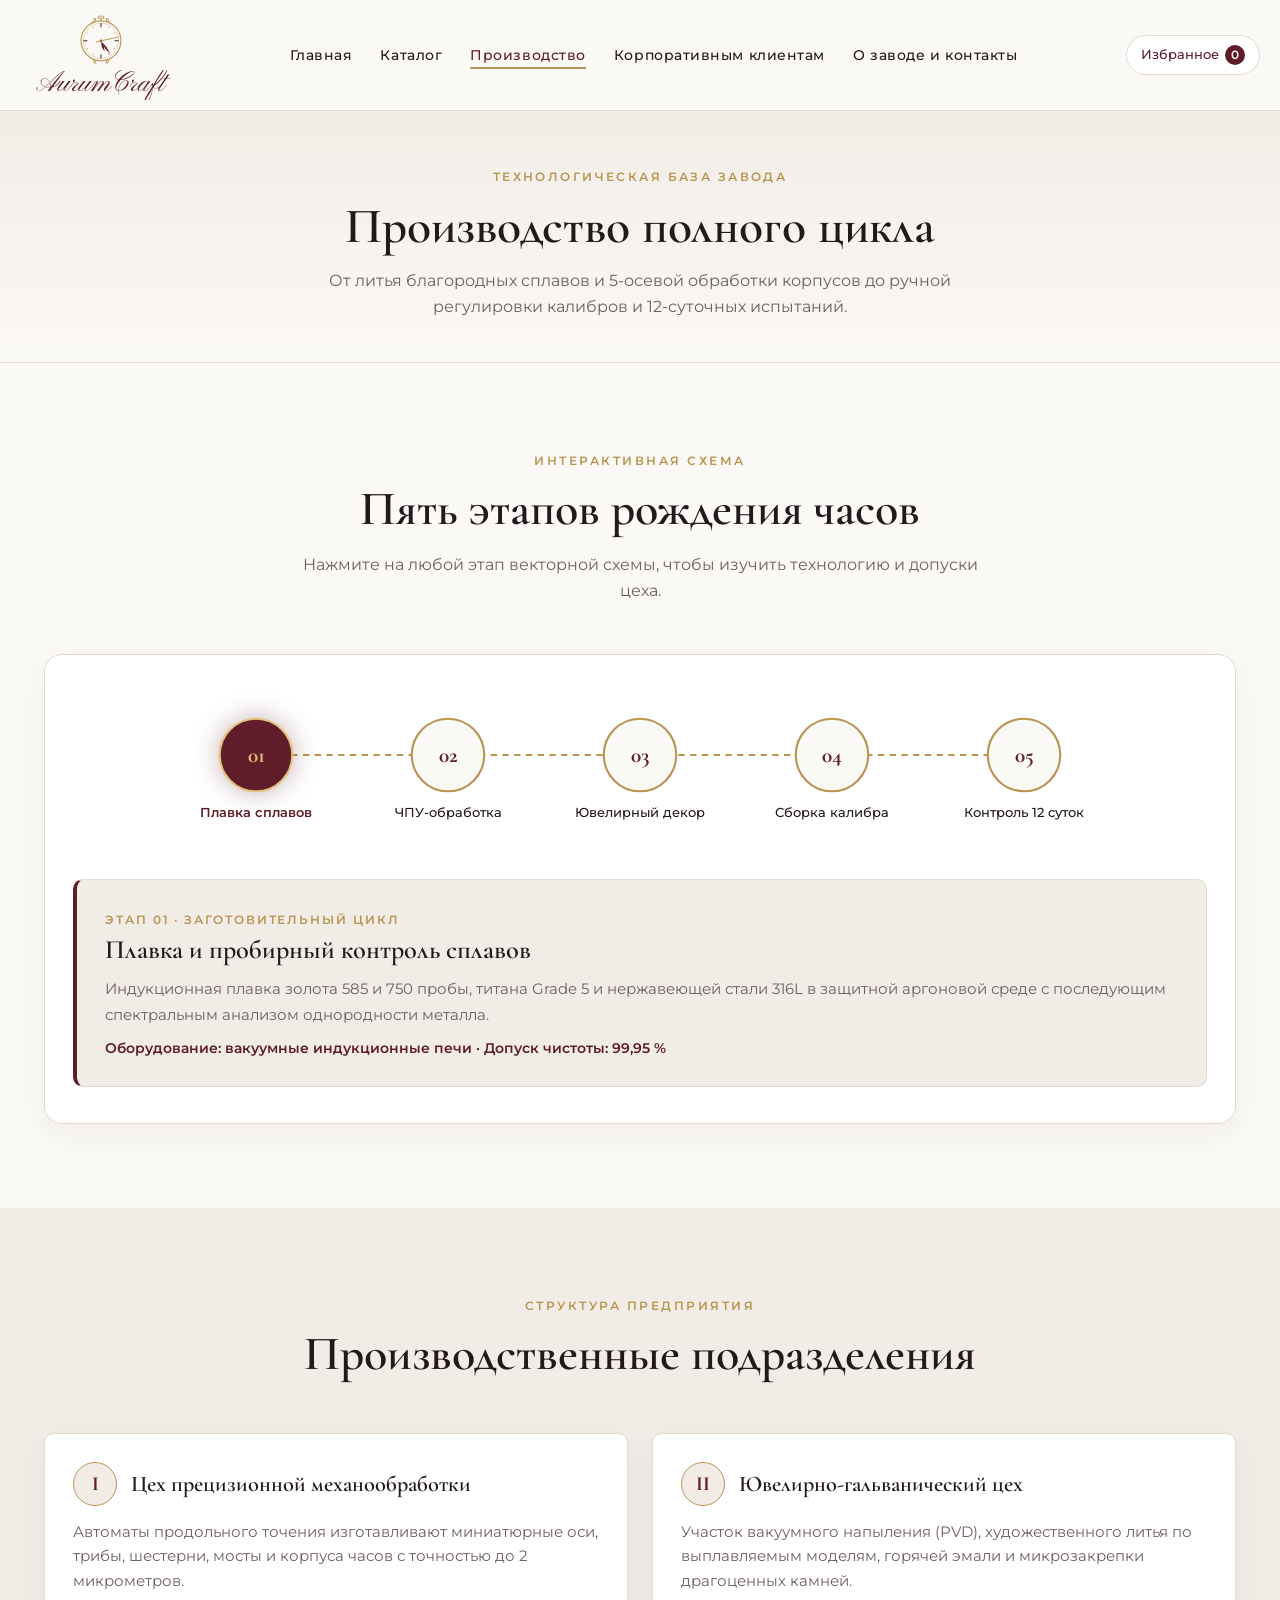
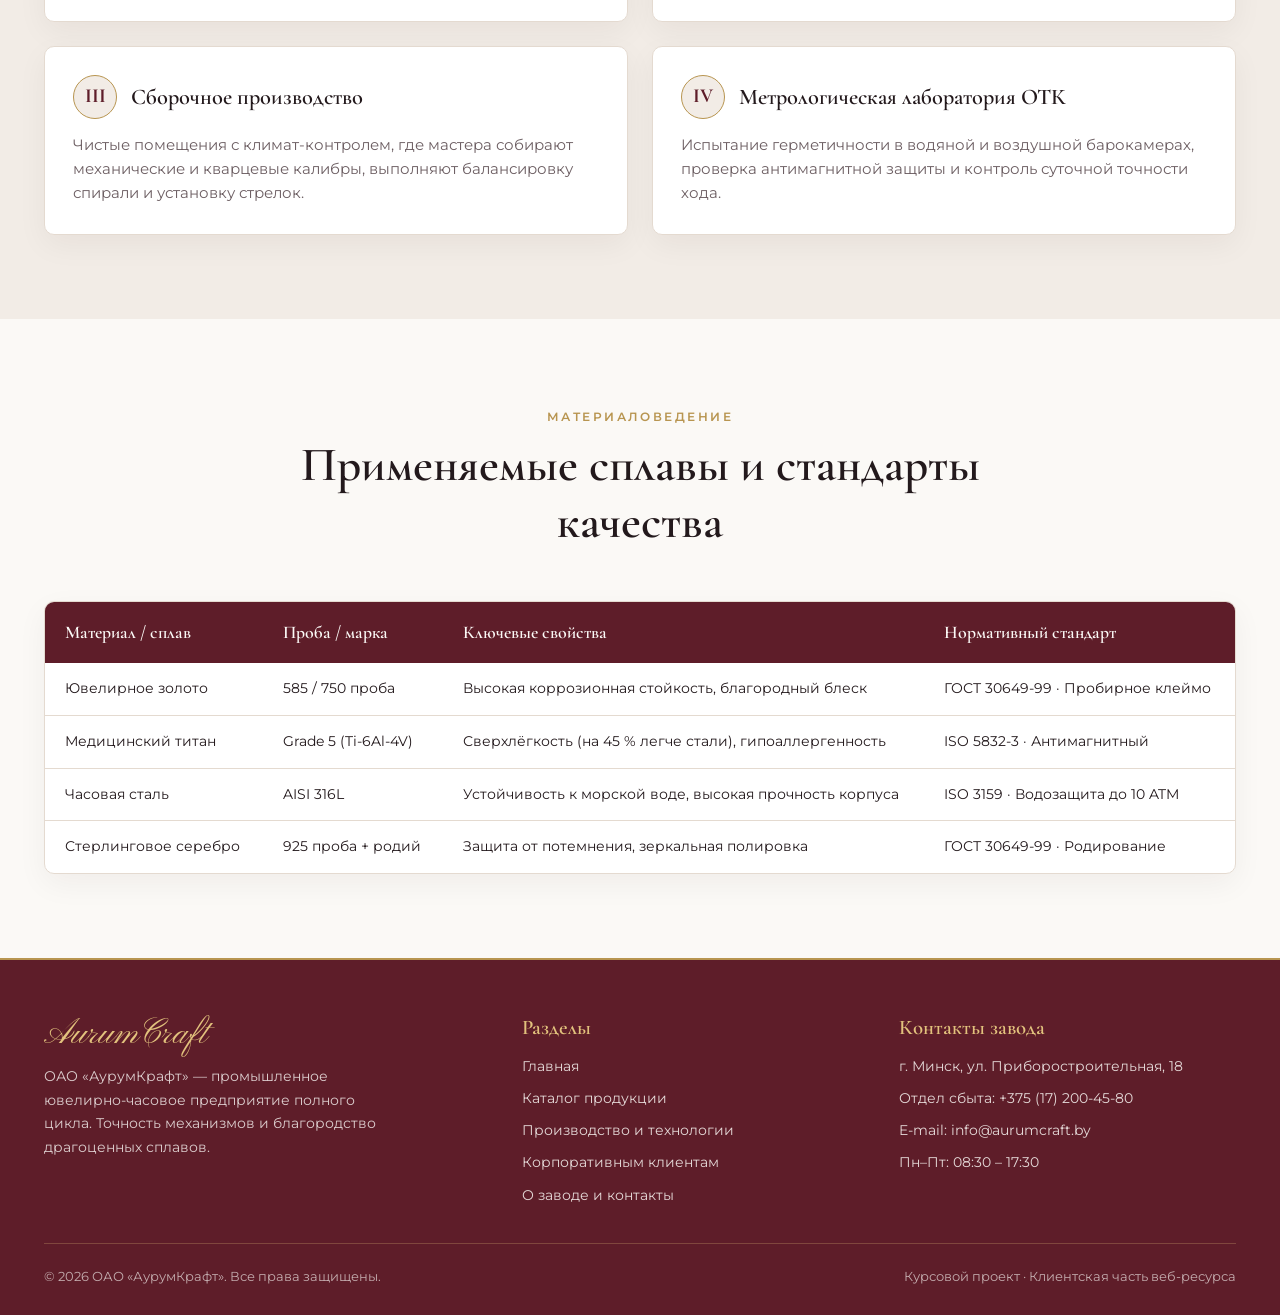
<file: production.html>
<!doctype html>
<html lang="ru">
  <head>
    <meta charset="UTF-8" />
    <meta name="viewport" content="width=device-width, initial-scale=1.0" />
    <title>Производство и технологии — AurumCraft</title>

    <link rel="preconnect" href="https://fonts.googleapis.com" />
    <link rel="preconnect" href="https://fonts.gstatic.com" crossorigin />
    <link
      href="https://fonts.googleapis.com/css2?family=Cormorant+Garamond:ital,wght@0,500;0,600;0,700;1,500&family=Montserrat:wght@300;400;500;600&family=Pinyon+Script&display=swap"
      rel="stylesheet"
    />

    <link
      rel="stylesheet"
      href="https://cdn.jsdelivr.net/npm/aos@2.3.4/dist/aos.css"
    />
    <link rel="stylesheet" href="css/style.css" />
  </head>
  <body>
    <!-- Шапка сайта -->
    <header class="header">
      <div class="container header__inner">
        <a href="index.html" class="logo" aria-label="AurumCraft — На главную">
          <span class="logo__emblem">
            <svg
              class="js-clock"
              data-center="32 34"
              viewBox="0 0 64 64"
              fill="none"
              aria-hidden="true"
            >
              <defs>
                <clipPath id="dialClip">
                  <circle cx="32" cy="34" r="21.5" />
                </clipPath>
                <linearGradient
                  id="dialShineGrad"
                  x1="0%"
                  y1="0%"
                  x2="100%"
                  y2="0%"
                >
                  <stop offset="0%" stop-color="#E2C27D" stop-opacity="0" />
                  <stop offset="50%" stop-color="#FFF4CC" stop-opacity="0.72" />
                  <stop offset="100%" stop-color="#E2C27D" stop-opacity="0" />
                </linearGradient>
              </defs>
              <path
                class="svg-bezel"
                d="M23 14.1 L24.5 9.5 L26.2 9.5 L25.5 13.0"
                stroke="#B89550"
                stroke-width="1"
                stroke-linecap="round"
                stroke-linejoin="round"
              />
              <path
                class="svg-bezel"
                d="M41 14.1 L39.5 9.5 L37.8 9.5 L38.5 13.0"
                stroke="#B89550"
                stroke-width="1"
                stroke-linecap="round"
                stroke-linejoin="round"
              />
              <path
                class="svg-bezel"
                d="M23 53.9 L24.5 58.5 L26.2 58.5 L25.5 55.0"
                stroke="#B89550"
                stroke-width="1"
                stroke-linecap="round"
                stroke-linejoin="round"
              />
              <path
                class="svg-bezel"
                d="M41 53.9 L39.5 58.5 L37.8 58.5 L38.5 55.0"
                stroke="#B89550"
                stroke-width="1"
                stroke-linecap="round"
                stroke-linejoin="round"
              />
              <polygon
                class="svg-bezel"
                points="29.5,6.8 34.5,6.8 35.4,9.2 28.6,9.2"
                stroke="#B89550"
                stroke-width="1"
                fill="#FBF9F6"
                stroke-linejoin="round"
              />
              <line
                class="svg-bezel"
                x1="32"
                y1="9.2"
                x2="32"
                y2="12"
                stroke="#B89550"
                stroke-width="1"
              />
              <circle
                class="svg-bezel"
                cx="32"
                cy="34"
                r="22"
                fill="#FBF9F6"
                stroke="#B89550"
                stroke-width="1.2"
              />
              <circle
                cx="32"
                cy="34"
                r="19.5"
                stroke="#B89550"
                stroke-width="0.5"
                opacity="0.7"
              />
              <line
                x1="32"
                y1="15"
                x2="32"
                y2="18.5"
                stroke="#5E1D29"
                stroke-width="1.15"
                stroke-linecap="round"
              />
              <line
                x1="51"
                y1="34"
                x2="47.5"
                y2="34"
                stroke="#5E1D29"
                stroke-width="1.15"
                stroke-linecap="round"
              />
              <line
                x1="32"
                y1="53"
                x2="32"
                y2="49.5"
                stroke="#5E1D29"
                stroke-width="1.15"
                stroke-linecap="round"
              />
              <line
                x1="13"
                y1="34"
                x2="16.5"
                y2="34"
                stroke="#5E1D29"
                stroke-width="1.15"
                stroke-linecap="round"
              />
              <circle cx="40.5" cy="19.3" r="0.65" fill="#B89550" />
              <circle cx="46.7" cy="25.5" r="0.65" fill="#B89550" />
              <circle cx="46.7" cy="42.5" r="0.65" fill="#B89550" />
              <circle cx="40.5" cy="48.7" r="0.65" fill="#B89550" />
              <circle cx="23.5" cy="48.7" r="0.65" fill="#B89550" />
              <circle cx="17.3" cy="42.5" r="0.65" fill="#B89550" />
              <circle cx="17.3" cy="25.5" r="0.65" fill="#B89550" />
              <circle cx="23.5" cy="19.3" r="0.65" fill="#B89550" />
              <rect
                class="svg-dial-shine"
                x="0"
                y="10"
                width="28"
                height="48"
                fill="url(#dialShineGrad)"
                clip-path="url(#dialClip)"
              />
              <path
                class="svg-hand-hour js-hand-hour"
                d="M32 34 L30.7 27.5 L32 21.5 L33.3 27.5 Z"
                fill="#5E1D29"
              />
              <path
                class="svg-hand-minute js-hand-minute"
                d="M32 34 L31.0 24.5 L32 15.5 L33.0 24.5 Z"
                fill="#5E1D29"
              />
              <line
                class="svg-hand-second js-hand-second"
                x1="32"
                y1="39"
                x2="32"
                y2="14.5"
                stroke="#B89550"
                stroke-width="0.95"
                stroke-linecap="round"
              />
              <circle cx="32" cy="34" r="1.7" fill="#B89550" />
              <circle cx="32" cy="34" r="0.65" fill="#5E1D29" />
            </svg>
          </span>
          <span class="logo__name">AurumCraft</span>
        </a>

        <nav class="nav" id="mainNav" aria-label="Основная навигация">
          <ul class="nav__list">
            <li><a href="index.html" class="nav__link">Главная</a></li>
            <li><a href="catalog.html" class="nav__link">Каталог</a></li>
            <li>
              <a href="production.html" class="nav__link nav__link--active"
                >Производство</a
              >
            </li>
            <li>
              <a href="corporate.html" class="nav__link"
                >Корпоративным клиентам</a
              >
            </li>
            <li>
              <a href="contacts.html" class="nav__link">О заводе и контакты</a>
            </li>
          </ul>
        </nav>

        <div class="header__actions">
          <a
            href="catalog.html#favorites"
            class="fav-badge"
            title="Избранные модели"
          >
            <span>Избранное</span>
            <span class="fav-badge__count" id="favCount">0</span>
          </a>
          <button
            class="burger"
            id="burgerBtn"
            type="button"
            aria-label="Открыть меню"
          >
            <span></span><span></span><span></span>
          </button>
        </div>
      </div>
    </header>

    <main>
      <section class="page-hero">
        <div class="container" data-aos="fade-up">
          <span class="page-hero__eyebrow">Технологическая база завода</span>
          <h1 class="page-hero__title">Производство полного цикла</h1>
          <p class="page-hero__desc">
            От литья благородных сплавов и 5-осевой обработки корпусов до ручной
            регулировки калибров и 12-суточных испытаний.
          </p>
        </div>
      </section>

      <!-- 1. Интерактивная SVG-схема производственного цикла -->
      <section class="section">
        <div class="container">
          <div class="section-header" data-aos="fade-up">
            <span class="section-header__subtitle">Интерактивная схема</span>
            <h2 class="section-header__title">Пять этапов рождения часов</h2>
            <p class="section-header__desc">
              Нажмите на любой этап векторной схемы, чтобы изучить технологию и
              допуски цеха.
            </p>
          </div>

          <div class="svg-scheme-box" data-aos="fade-up" data-aos-delay="100">
            <svg
              class="svg-scheme-box__svg"
              viewBox="0 0 900 150"
              fill="none"
              aria-label="Схема этапов производства"
            >
              <!-- Соединительная золотая линия -->
              <line
                x1="90"
                y1="60"
                x2="810"
                y2="60"
                stroke="#B89550"
                stroke-width="2"
                stroke-dasharray="6 5"
              />

              <g
                class="stage-node is-active"
                data-stage="1"
                tabindex="0"
                role="button"
              >
                <circle class="stage-node__circle" cx="90" cy="60" r="34" />
                <text
                  class="stage-node__num"
                  x="90"
                  y="67"
                  text-anchor="middle"
                >
                  01
                </text>
                <text
                  class="stage-node__label"
                  x="90"
                  y="118"
                  text-anchor="middle"
                >
                  Плавка сплавов
                </text>
              </g>

              <g class="stage-node" data-stage="2" tabindex="0" role="button">
                <circle class="stage-node__circle" cx="270" cy="60" r="34" />
                <text
                  class="stage-node__num"
                  x="270"
                  y="67"
                  text-anchor="middle"
                >
                  02
                </text>
                <text
                  class="stage-node__label"
                  x="270"
                  y="118"
                  text-anchor="middle"
                >
                  ЧПУ-обработка
                </text>
              </g>

              <g class="stage-node" data-stage="3" tabindex="0" role="button">
                <circle class="stage-node__circle" cx="450" cy="60" r="34" />
                <text
                  class="stage-node__num"
                  x="450"
                  y="67"
                  text-anchor="middle"
                >
                  03
                </text>
                <text
                  class="stage-node__label"
                  x="450"
                  y="118"
                  text-anchor="middle"
                >
                  Ювелирный декор
                </text>
              </g>

              <g class="stage-node" data-stage="4" tabindex="0" role="button">
                <circle class="stage-node__circle" cx="630" cy="60" r="34" />
                <text
                  class="stage-node__num"
                  x="630"
                  y="67"
                  text-anchor="middle"
                >
                  04
                </text>
                <text
                  class="stage-node__label"
                  x="630"
                  y="118"
                  text-anchor="middle"
                >
                  Сборка калибра
                </text>
              </g>

              <g class="stage-node" data-stage="5" tabindex="0" role="button">
                <circle class="stage-node__circle" cx="810" cy="60" r="34" />
                <text
                  class="stage-node__num"
                  x="810"
                  y="67"
                  text-anchor="middle"
                >
                  05
                </text>
                <text
                  class="stage-node__label"
                  x="810"
                  y="118"
                  text-anchor="middle"
                >
                  Контроль 12 суток
                </text>
              </g>
            </svg>

            <div class="stage-detail" id="stageDetail">
              <span class="stage-detail__step" id="stageStep"
                >Этап 01 · Заготовительный цикл</span
              >
              <h3 class="stage-detail__title" id="stageTitle">
                Плавка и пробирный контроль сплавов
              </h3>
              <p class="stage-detail__text" id="stageText">
                Индукционная плавка золота 585 и 750 пробы, титана Grade 5 и
                нержавеющей стали 316L в защитной аргоновой среде с последующим
                спектральным анализом однородности металла.
              </p>
              <div class="stage-detail__spec" id="stageSpec">
                Оборудование: вакуумные индукционные печи · Допуск чистоты:
                99,95 %
              </div>
            </div>
          </div>
        </div>
      </section>

      <!-- 2. Основные цеха -->
      <section class="section section--alt">
        <div class="container">
          <div class="section-header" data-aos="fade-up">
            <span class="section-header__subtitle">Структура предприятия</span>
            <h2 class="section-header__title">
              Производственные подразделения
            </h2>
          </div>

          <div class="workshops-grid">
            <article
              class="workshop-card"
              data-aos="fade-up"
              data-aos-delay="50"
            >
              <div class="workshop-card__head">
                <div class="workshop-card__badge">I</div>
                <h3 class="workshop-card__title">
                  Цех прецизионной механообработки
                </h3>
              </div>
              <p class="workshop-card__text">
                Автоматы продольного точения изготавливают миниатюрные оси,
                трибы, шестерни, мосты и корпуса часов с точностью до 2
                микрометров.
              </p>
            </article>

            <article
              class="workshop-card"
              data-aos="fade-up"
              data-aos-delay="120"
            >
              <div class="workshop-card__head">
                <div class="workshop-card__badge">II</div>
                <h3 class="workshop-card__title">
                  Ювелирно-гальванический цех
                </h3>
              </div>
              <p class="workshop-card__text">
                Участок вакуумного напыления (PVD), художественного литья по
                выплавляемым моделям, горячей эмали и микрозакрепки драгоценных
                камней.
              </p>
            </article>

            <article
              class="workshop-card"
              data-aos="fade-up"
              data-aos-delay="190"
            >
              <div class="workshop-card__head">
                <div class="workshop-card__badge">III</div>
                <h3 class="workshop-card__title">Сборочное производство</h3>
              </div>
              <p class="workshop-card__text">
                Чистые помещения с климат-контролем, где мастера собирают
                механические и кварцевые калибры, выполняют балансировку спирали
                и установку стрелок.
              </p>
            </article>

            <article
              class="workshop-card"
              data-aos="fade-up"
              data-aos-delay="260"
            >
              <div class="workshop-card__head">
                <div class="workshop-card__badge">IV</div>
                <h3 class="workshop-card__title">
                  Метрологическая лаборатория ОТК
                </h3>
              </div>
              <p class="workshop-card__text">
                Испытание герметичности в водяной и воздушной барокамерах,
                проверка антимагнитной защиты и контроль суточной точности хода.
              </p>
            </article>
          </div>
        </div>
      </section>

      <!-- 3. Таблица сплавов и стандартов -->
      <section class="section">
        <div class="container">
          <div class="section-header" data-aos="fade-up">
            <span class="section-header__subtitle">Материаловедение</span>
            <h2 class="section-header__title">
              Применяемые сплавы и стандарты качества
            </h2>
          </div>

          <div class="table-scroll" data-aos="fade-up">
            <table class="alloy-table">
              <thead>
                <tr>
                  <th>Материал / сплав</th>
                  <th>Проба / марка</th>
                  <th>Ключевые свойства</th>
                  <th>Нормативный стандарт</th>
                </tr>
              </thead>
              <tbody>
                <tr>
                  <td>Ювелирное золото</td>
                  <td>585 / 750 проба</td>
                  <td>Высокая коррозионная стойкость, благородный блеск</td>
                  <td>ГОСТ 30649-99 · Пробирное клеймо</td>
                </tr>
                <tr>
                  <td>Медицинский титан</td>
                  <td>Grade 5 (Ti-6Al-4V)</td>
                  <td>
                    Сверхлёгкость (на 45 % легче стали), гипоаллергенность
                  </td>
                  <td>ISO 5832-3 · Антимагнитный</td>
                </tr>
                <tr>
                  <td>Часовая сталь</td>
                  <td>AISI 316L</td>
                  <td>
                    Устойчивость к морской воде, высокая прочность корпуса
                  </td>
                  <td>ISO 3159 · Водозащита до 10 ATM</td>
                </tr>
                <tr>
                  <td>Стерлинговое серебро</td>
                  <td>925 проба + родий</td>
                  <td>Защита от потемнения, зеркальная полировка</td>
                  <td>ГОСТ 30649-99 · Родирование</td>
                </tr>
              </tbody>
            </table>
          </div>
        </div>
      </section>
    </main>

    <!-- Подвал сайта -->
    <footer class="footer">
      <div class="container">
        <div class="footer__grid">
          <div>
            <div class="footer__brand">AurumCraft</div>
            <p class="footer__desc">
              ОАО «АурумКрафт» — промышленное ювелирно-часовое предприятие
              полного цикла. Точность механизмов и благородство драгоценных
              сплавов.
            </p>
          </div>

          <div>
            <h3 class="footer__title">Разделы</h3>
            <ul class="footer__links">
              <li><a href="index.html">Главная</a></li>
              <li><a href="catalog.html">Каталог продукции</a></li>
              <li><a href="production.html">Производство и технологии</a></li>
              <li><a href="corporate.html">Корпоративным клиентам</a></li>
              <li><a href="contacts.html">О заводе и контакты</a></li>
            </ul>
          </div>

          <div>
            <h3 class="footer__title">Контакты завода</h3>
            <ul class="footer__links">
              <li>г. Минск, ул. Приборостроительная, 18</li>
              <li>Отдел сбыта: +375 (17) 200-45-80</li>
              <li>E-mail: info@aurumcraft.by</li>
              <li>Пн–Пт: 08:30 – 17:30</li>
            </ul>
          </div>
        </div>

        <div class="footer__bottom">
          <span>© 2026 ОАО «АурумКрафт». Все права защищены.</span>
          <span>Курсовой проект · Клиентская часть веб-ресурса</span>
        </div>
      </div>
    </footer>

    <script src="https://cdn.jsdelivr.net/npm/aos@2.3.4/dist/aos.js"></script>
    <script src="js/main.js"></script>
  </body>
</html>
</file>
<file: css/style.css>
*,
*::before,
*::after {
  box-sizing: border-box;
  margin: 0;
  padding: 0;
}

html {
  scroll-behavior: smooth;
  font-size: 16px;
}

body {
  font-family: "Montserrat", -apple-system, BlinkMacSystemFont, sans-serif;
  font-weight: 400;
  background-color: #fbf9f6;
  color: #23191c;
  line-height: 1.65;
  overflow-x: hidden;
}

h1,
h2,
h3,
h4 {
  font-family: "Cormorant Garamond", Georgia, serif;
  font-weight: 600;
  line-height: 1.18;
  color: #23191c;
}

a {
  text-decoration: none;
  color: inherit;
  transition: all 0.35s cubic-bezier(0.25, 0.8, 0.25, 1);
}

ul {
  list-style: none;
}

img,
svg {
  max-width: 100%;
  display: block;
}

.container {
  width: 100%;
  max-width: 1240px;
  margin: 0 auto;
  padding: 0 24px;
}
@media (max-width: 576px) {
  .container {
    padding: 0 16px;
  }
}

.section {
  padding: 84px 0;
}
@media (max-width: 992px) {
  .section {
    padding: 60px 0;
  }
}
@media (max-width: 576px) {
  .section {
    padding: 44px 0;
  }
}
.section--alt {
  background-color: #f2ece6;
}

.section-header {
  text-align: center;
  max-width: 680px;
  margin: 0 auto 50px;
}
.section-header__subtitle {
  display: inline-block;
  font-size: 0.78rem;
  letter-spacing: 0.2em;
  text-transform: uppercase;
  color: #b89550;
  font-weight: 600;
  margin-bottom: 10px;
}
.section-header__title {
  font-size: clamp(2.1rem, 3.8vw, 3rem);
  margin-bottom: 14px;
}
.section-header__desc {
  color: #6d5f63;
  font-size: 0.98rem;
}

.btn {
  position: relative;
  display: inline-flex;
  align-items: center;
  justify-content: center;
  gap: 8px;
  padding: 14px 32px;
  border-radius: 4px;
  font-family: "Montserrat", -apple-system, BlinkMacSystemFont, sans-serif;
  font-size: 0.88rem;
  font-weight: 500;
  letter-spacing: 0.06em;
  text-transform: uppercase;
  cursor: pointer;
  border: 1px solid transparent;
  overflow: hidden;
  transition: all 0.35s cubic-bezier(0.25, 0.8, 0.25, 1);
}
.btn--wine {
  background-color: #5e1d29;
  color: #fbf9f6;
  border-color: #5e1d29;
}
.btn--wine::before {
  content: "";
  position: absolute;
  top: 0;
  left: -100%;
  width: 60%;
  height: 100%;
  background: linear-gradient(120deg, transparent, rgba(226, 194, 125, 0.35), transparent);
  transition: left 0.55s ease;
}
.btn--wine:hover {
  background-color: #46131d;
  border-color: #b89550;
  box-shadow: 0 8px 22px rgba(94, 29, 41, 0.28);
}
.btn--wine:hover::before {
  left: 140%;
}
.btn--wine:active {
  transform: scale(0.97);
}
.btn--outline {
  background-color: transparent;
  color: #5e1d29;
  border-color: #5e1d29;
}
.btn--outline:hover {
  background-color: #5e1d29;
  color: #fbf9f6;
}
.btn--outline:active {
  transform: scale(0.97);
}

.header {
  position: sticky;
  top: 0;
  z-index: 100;
  background-color: rgba(251, 249, 246, 0.94);
  backdrop-filter: blur(10px);
  border-bottom: 1px solid #e4dad0;
  transition: all 0.35s cubic-bezier(0.25, 0.8, 0.25, 1);
}
.header__inner {
  display: flex;
  align-items: center;
  justify-content: space-between;
  padding: 8px 0;
  gap: 24px;
}

.logo {
  position: relative;
  display: inline-flex;
  flex-direction: column;
  align-items: center;
  justify-content: center;
  padding: 2px 8px;
  -webkit-user-select: none;
     -moz-user-select: none;
          user-select: none;
}
.logo__emblem {
  display: block;
  width: 58px;
  height: 58px;
  transition: transform 0.45s ease, filter 0.45s ease;
}
.logo__emblem .svg-bezel,
.logo__emblem .svg-hand-hour,
.logo__emblem .svg-hand-minute,
.logo__emblem .svg-hand-second {
  transition: stroke 0.55s ease, fill 0.55s ease;
}
.logo__emblem .svg-dial-shine {
  transform: translateX(-34px);
  transition: transform 0.85s cubic-bezier(0.22, 1, 0.36, 1);
  pointer-events: none;
}
.logo__name {
  display: block;
  margin-top: 2px;
  padding: 0 8px;
  font-family: "Pinyon Script", cursive;
  font-size: 1.75rem;
  line-height: 1.08;
  background-image: linear-gradient(105deg, #b89550 0%, #e2c27d 38%, #fff6d6 50%, #e2c27d 60%, #5e1d29 68%, #5e1d29 100%);
  background-size: 260% 100%;
  background-position: 100% 0;
  -webkit-background-clip: text;
  background-clip: text;
  color: transparent;
  transition: background-position 0.9s cubic-bezier(0.22, 1, 0.36, 1), filter 0.45s ease;
}
.logo:hover .logo__emblem {
  transform: translateY(-1px);
  filter: drop-shadow(0 0 8px rgba(226, 194, 125, 0.85));
}
.logo:hover .logo__emblem .svg-dial-shine {
  transform: translateX(68px);
}
.logo:hover .logo__emblem .svg-bezel {
  stroke: #e2c27d;
}
.logo:hover .logo__emblem .svg-hand-hour,
.logo:hover .logo__emblem .svg-hand-minute {
  fill: #b89550;
}
.logo:hover .logo__emblem .svg-hand-second {
  stroke: #e2c27d;
}
.logo:hover .logo__name {
  background-position: 0% 0;
  filter: drop-shadow(0 0 8px rgba(226, 194, 125, 0.8));
}
.logo:active {
  transform: scale(0.96);
}

.nav__list {
  display: flex;
  align-items: center;
  gap: 28px;
}
@media (max-width: 992px) {
  .nav__list {
    gap: 18px;
  }
}
.nav__link {
  position: relative;
  font-size: 0.86rem;
  font-weight: 500;
  letter-spacing: 0.04em;
  color: #23191c;
  padding: 6px 0;
}
.nav__link::after {
  content: "";
  position: absolute;
  bottom: 0;
  left: 50%;
  width: 0;
  height: 1.5px;
  background-color: #b89550;
  transform: translateX(-50%);
  transition: width 0.3s ease;
}
.nav__link:hover, .nav__link--active {
  color: #5e1d29;
}
.nav__link:hover::after, .nav__link--active::after {
  width: 100%;
}
@media (max-width: 992px) {
  .nav {
    position: fixed;
    top: 104px;
    right: -100%;
    width: 280px;
    height: calc(100vh - 104px);
    background-color: #fbf9f6;
    border-left: 1px solid #e4dad0;
    padding: 32px 24px;
    box-shadow: -10px 0 30px rgba(35, 25, 28, 0.08);
    transition: right 0.35s ease;
  }
  .nav.is-open {
    right: 0;
  }
  .nav__list {
    flex-direction: column;
    align-items: flex-start;
    gap: 20px;
  }
  .nav__link {
    font-size: 1rem;
  }
}

.header__actions {
  display: flex;
  align-items: center;
  gap: 14px;
}

.fav-badge {
  position: relative;
  display: inline-flex;
  align-items: center;
  gap: 6px;
  padding: 8px 14px;
  border: 1px solid #e4dad0;
  border-radius: 999px;
  font-size: 0.82rem;
  font-weight: 500;
  color: #5e1d29;
  background-color: #ffffff;
  transition: all 0.35s cubic-bezier(0.25, 0.8, 0.25, 1);
}
.fav-badge__count {
  display: inline-flex;
  align-items: center;
  justify-content: center;
  min-width: 20px;
  height: 20px;
  padding: 0 5px;
  border-radius: 50%;
  background-color: #5e1d29;
  color: #fbf9f6;
  font-size: 0.72rem;
  font-weight: 600;
}
.fav-badge:hover {
  border-color: #b89550;
  box-shadow: 0 4px 14px rgba(184, 149, 80, 0.22);
}

.burger {
  display: none;
  flex-direction: column;
  justify-content: center;
  gap: 5px;
  width: 36px;
  height: 36px;
  background: transparent;
  border: 1px solid #e4dad0;
  border-radius: 4px;
  cursor: pointer;
  padding: 7px;
}
.burger span {
  display: block;
  width: 100%;
  height: 1.5px;
  background-color: #5e1d29;
  transition: all 0.35s cubic-bezier(0.25, 0.8, 0.25, 1);
}
.burger.is-active span:nth-child(1) {
  transform: translateY(6.5px) rotate(45deg);
}
.burger.is-active span:nth-child(2) {
  opacity: 0;
}
.burger.is-active span:nth-child(3) {
  transform: translateY(-6.5px) rotate(-45deg);
}
@media (max-width: 992px) {
  .burger {
    display: flex;
  }
}

.footer {
  background-color: #5e1d29;
  color: #fbf9f6;
  padding: 56px 0 28px;
  border-top: 2px solid #b89550;
}
.footer__grid {
  display: grid;
  grid-template-columns: 1.3fr 1fr 1fr;
  gap: 40px;
  padding-bottom: 36px;
  border-bottom: 1px solid rgba(226, 194, 125, 0.25);
}
@media (max-width: 992px) {
  .footer__grid {
    grid-template-columns: 1fr 1fr;
  }
}
@media (max-width: 576px) {
  .footer__grid {
    grid-template-columns: 1fr;
    gap: 28px;
  }
}
.footer__brand {
  font-family: "Pinyon Script", cursive;
  font-size: 2.2rem;
  color: #e2c27d;
  line-height: 1.1;
  margin-bottom: 10px;
}
.footer__desc {
  font-size: 0.9rem;
  color: rgba(251, 249, 246, 0.8);
  max-width: 340px;
}
.footer__title {
  font-family: "Cormorant Garamond", Georgia, serif;
  font-size: 1.3rem;
  color: #e2c27d;
  margin-bottom: 14px;
}
.footer__links {
  display: flex;
  flex-direction: column;
  gap: 9px;
  font-size: 0.88rem;
  color: rgba(251, 249, 246, 0.85);
}
.footer__links a:hover {
  color: #e2c27d;
  padding-left: 4px;
}
.footer__bottom {
  padding-top: 22px;
  display: flex;
  justify-content: space-between;
  align-items: center;
  flex-wrap: wrap;
  gap: 12px;
  font-size: 0.8rem;
  color: rgba(251, 249, 246, 0.65);
}

@keyframes spinSlow {
  from {
    transform: rotate(0deg);
  }
  to {
    transform: rotate(360deg);
  }
}
@keyframes auraPulse {
  0%, 100% {
    opacity: 0.45;
    transform: scale(0.98);
  }
  50% {
    opacity: 0.85;
    transform: scale(1.02);
  }
}
.hero-clock__gear {
  transform-box: fill-box;
  transform-origin: center;
  animation: spinSlow 24s linear infinite;
}

.hero-clock__aura {
  transform-box: fill-box;
  transform-origin: center;
  animation: auraPulse 5s ease-in-out infinite;
}

.hero {
  position: relative;
  padding: 46px 0 76px;
  background: radial-gradient(circle at 75% 45%, rgba(226, 194, 125, 0.14) 0%, transparent 55%), linear-gradient(180deg, #fbf9f6 0%, #f2ece6 100%);
  overflow: hidden;
}
.hero__grid {
  display: grid;
  grid-template-columns: 1fr 1.08fr;
  align-items: center;
  gap: 40px;
}
@media (max-width: 992px) {
  .hero__grid {
    grid-template-columns: 1fr;
    text-align: center;
    gap: 36px;
  }
}
.hero__eyebrow {
  display: inline-block;
  font-size: 0.78rem;
  font-weight: 600;
  letter-spacing: 0.22em;
  text-transform: uppercase;
  color: #b89550;
  margin-bottom: 14px;
}
.hero__title {
  font-size: clamp(2.4rem, 4.5vw, 3.8rem);
  font-weight: 600;
  line-height: 1.1;
  margin-bottom: 18px;
}
.hero__title span {
  color: #5e1d29;
  font-style: italic;
}
.hero__subtitle {
  font-size: 1.03rem;
  color: #6d5f63;
  max-width: 520px;
  margin-bottom: 32px;
}
@media (max-width: 992px) {
  .hero__subtitle {
    margin: 0 auto 28px;
  }
}
.hero__actions {
  display: flex;
  flex-wrap: wrap;
  gap: 16px;
}
@media (max-width: 992px) {
  .hero__actions {
    justify-content: center;
  }
}
.hero__visual {
  display: flex;
  justify-content: center;
  align-items: center;
}

.hero-clock {
  position: relative;
  width: min(460px, 92vw);
  height: min(460px, 92vw);
  cursor: pointer;
  transition: transform 0.55s cubic-bezier(0.22, 1, 0.36, 1);
}
.hero-clock__svg {
  width: 100%;
  height: 100%;
  filter: drop-shadow(0 24px 48px rgba(94, 29, 41, 0.16));
  transition: filter 0.55s ease;
}
.hero-clock .hero-dial-shine {
  transform: translateX(-260px);
  transition: transform 1s cubic-bezier(0.22, 1, 0.36, 1);
  pointer-events: none;
}
.hero-clock .hero-hand-hour,
.hero-clock .hero-hand-minute,
.hero-clock .hero-hand-second,
.hero-clock .hero-brand-svg,
.hero-clock .hero-bezel-accent {
  transition: fill 0.55s ease, stroke 0.55s ease, filter 0.55s ease;
}
.hero-clock:hover {
  transform: scale(1.025);
}
.hero-clock:hover .hero-clock__svg {
  filter: drop-shadow(0 24px 55px rgba(184, 149, 80, 0.38));
}
.hero-clock:hover .hero-dial-shine {
  transform: translateX(460px);
}
.hero-clock:hover .hero-bezel-accent {
  stroke: #e2c27d;
}
.hero-clock:hover .hero-hand-hour,
.hero-clock:hover .hero-hand-minute {
  fill: #e2c27d;
  filter: drop-shadow(0 0 6px rgba(226, 194, 125, 0.9));
}
.hero-clock:hover .hero-hand-second {
  stroke: #fff4cc;
  filter: drop-shadow(0 0 6px rgba(255, 244, 204, 0.95));
}
.hero-clock:hover .hero-brand-svg {
  fill: #e2c27d;
  filter: drop-shadow(0 0 8px rgba(226, 194, 125, 0.9));
}
.hero-clock:active {
  transform: scale(0.99);
}

.stats {
  background-color: #5e1d29;
  color: #fbf9f6;
  padding: 52px 0;
  border-top: 1px solid #b89550;
  border-bottom: 1px solid #b89550;
}
.stats__grid {
  display: grid;
  grid-template-columns: repeat(4, 1fr);
  gap: 28px;
  text-align: center;
}
@media (max-width: 992px) {
  .stats__grid {
    grid-template-columns: repeat(2, 1fr);
  }
}
@media (max-width: 576px) {
  .stats__grid {
    grid-template-columns: 1fr;
  }
}
.stats__num {
  font-family: "Cormorant Garamond", Georgia, serif;
  font-size: clamp(2.4rem, 4vw, 3.2rem);
  font-weight: 600;
  color: #e2c27d;
  line-height: 1.1;
  margin-bottom: 6px;
}
.stats__label {
  font-size: 0.86rem;
  letter-spacing: 0.05em;
  color: rgba(251, 249, 246, 0.85);
}

.directions__grid {
  display: grid;
  grid-template-columns: repeat(3, 1fr);
  gap: 28px;
}
@media (max-width: 992px) {
  .directions__grid {
    grid-template-columns: 1fr;
  }
}

.dir-card {
  background-color: #ffffff;
  border: 1px solid #e4dad0;
  border-radius: 10px;
  padding: 36px 28px;
  box-shadow: 0 10px 30px rgba(35, 25, 28, 0.05);
  transition: all 0.35s cubic-bezier(0.25, 0.8, 0.25, 1);
}
.dir-card__icon {
  width: 52px;
  height: 52px;
  margin-bottom: 20px;
}
.dir-card__title {
  font-size: 1.55rem;
  margin-bottom: 12px;
}
.dir-card__text {
  font-size: 0.94rem;
  color: #6d5f63;
  margin-bottom: 20px;
}
.dir-card__link {
  font-size: 0.85rem;
  font-weight: 600;
  letter-spacing: 0.08em;
  text-transform: uppercase;
  color: #5e1d29;
}
.dir-card__link:hover {
  color: #b89550;
  padding-left: 4px;
}
.dir-card:hover {
  transform: translateY(-6px);
  border-color: #b89550;
  box-shadow: 0 16px 36px rgba(94, 29, 41, 0.12);
}

.collections-swiper {
  padding: 12px 6px 56px;
}
.collections-swiper .swiper-wrapper {
  align-items: stretch;
}
.collections-swiper .swiper-slide {
  height: auto;
  display: flex;
}
.collections-swiper .swiper-pagination-bullet-active {
  background-color: #5e1d29;
}
.collections-swiper .swiper-button-next,
.collections-swiper .swiper-button-prev {
  top: 142px;
  color: #5e1d29;
  background: rgba(255, 255, 255, 0.95);
  width: 42px;
  height: 42px;
  border-radius: 50%;
  border: 1px solid #e4dad0;
  box-shadow: 0 10px 30px rgba(35, 25, 28, 0.05);
}
.collections-swiper .swiper-button-next::after,
.collections-swiper .swiper-button-prev::after {
  font-size: 0.95rem;
  font-weight: 700;
}
.collections-swiper .swiper-button-next:hover,
.collections-swiper .swiper-button-prev:hover {
  border-color: #b89550;
  background-color: #5e1d29;
  color: #e2c27d;
}
.collections-swiper .swiper-button-prev {
  left: 14px;
}
.collections-swiper .swiper-button-next {
  right: 14px;
}

.slide-card {
  width: 100%;
  display: flex;
  flex-direction: column;
  background-color: #ffffff;
  border: 1px solid #e4dad0;
  border-radius: 10px;
  padding: 22px;
  text-align: center;
  box-shadow: 0 10px 30px rgba(35, 25, 28, 0.05);
  transition: all 0.35s cubic-bezier(0.25, 0.8, 0.25, 1);
}
.slide-card__preview {
  height: 220px;
  background-color: #f2ece6;
  border: 1px solid #e4dad0;
  border-radius: 4px;
  margin-bottom: 18px;
  overflow: hidden;
  flex-shrink: 0;
  display: flex;
  align-items: center;
  justify-content: center;
}
.slide-card__preview img {
  width: 100%;
  height: 100%;
  -o-object-fit: cover;
     object-fit: cover;
  -o-object-position: center;
     object-position: center;
  transition: transform 0.5s ease;
}
.slide-card__preview svg {
  height: 130px;
  width: auto;
  transition: transform 0.4s ease;
}
.slide-card__tag {
  display: inline-block;
  font-size: 0.72rem;
  letter-spacing: 0.14em;
  text-transform: uppercase;
  color: #b89550;
  font-weight: 600;
  margin-bottom: 6px;
}
.slide-card__title {
  font-size: 1.45rem;
  margin-bottom: 8px;
}
.slide-card__spec {
  font-size: 0.88rem;
  color: #6d5f63;
  margin-bottom: 20px;
  flex-grow: 1;
}
.slide-card .btn {
  align-self: center;
  margin-top: auto;
  width: 100%;
}
.slide-card:hover {
  border-color: #b89550;
  box-shadow: 0 16px 36px rgba(94, 29, 41, 0.12);
}
.slide-card:hover .slide-card__preview img,
.slide-card:hover .slide-card__preview svg {
  transform: scale(1.06);
}

.cta-banner {
  background: linear-gradient(135deg, #5e1d29 0%, #3f1019 100%);
  color: #fbf9f6;
  border-radius: 18px;
  padding: 56px 48px;
  border: 1px solid #b89550;
  display: flex;
  align-items: center;
  justify-content: space-between;
  gap: 32px;
}
@media (max-width: 992px) {
  .cta-banner {
    flex-direction: column;
    text-align: center;
    padding: 40px 24px;
  }
}
.cta-banner__title {
  color: #fbf9f6;
  font-size: clamp(1.8rem, 3vw, 2.5rem);
  margin-bottom: 10px;
}
.cta-banner__text {
  color: rgba(251, 249, 246, 0.82);
  max-width: 580px;
}
.cta-banner .btn--gold {
  background-color: #b89550;
  color: #23191c;
  border-color: #b89550;
  white-space: nowrap;
}
.cta-banner .btn--gold:hover {
  background-color: #e2c27d;
  box-shadow: 0 8px 24px rgba(226, 194, 125, 0.4);
}

.page-hero {
  background: linear-gradient(180deg, #f2ece6 0%, #fbf9f6 100%);
  padding: 52px 0 42px;
  border-bottom: 1px solid #e4dad0;
  text-align: center;
}
.page-hero__eyebrow {
  display: inline-block;
  font-size: 0.76rem;
  letter-spacing: 0.2em;
  text-transform: uppercase;
  color: #b89550;
  font-weight: 600;
  margin-bottom: 10px;
}
.page-hero__title {
  font-size: clamp(2.2rem, 4vw, 3.1rem);
  margin-bottom: 12px;
}
.page-hero__desc {
  color: #6d5f63;
  max-width: 640px;
  margin: 0 auto;
  font-size: 0.98rem;
}

.catalog-controls {
  background-color: #ffffff;
  border: 1px solid #e4dad0;
  border-radius: 10px;
  padding: 24px;
  margin-bottom: 32px;
  box-shadow: 0 10px 30px rgba(35, 25, 28, 0.05);
}
.catalog-controls__top {
  display: flex;
  flex-wrap: wrap;
  justify-content: space-between;
  align-items: center;
  gap: 16px;
  margin-bottom: 20px;
}
.catalog-controls__bottom {
  display: grid;
  grid-template-columns: 1.4fr 1fr 1fr auto;
  gap: 14px;
  align-items: center;
}
@media (max-width: 992px) {
  .catalog-controls__bottom {
    grid-template-columns: 1fr 1fr;
  }
}
@media (max-width: 576px) {
  .catalog-controls__bottom {
    grid-template-columns: 1fr;
  }
}
.catalog-controls__meta {
  margin-top: 16px;
  padding-top: 14px;
  border-top: 1px solid #e4dad0;
  display: flex;
  justify-content: flex-start;
  align-items: center;
  font-size: 0.86rem;
  color: #6d5f63;
}

.filter-tabs {
  display: flex;
  flex-wrap: wrap;
  gap: 10px;
}

.filter-tab {
  padding: 9px 18px;
  border-radius: 999px;
  border: 1px solid #e4dad0;
  background-color: #fbf9f6;
  color: #23191c;
  font-family: "Montserrat", -apple-system, BlinkMacSystemFont, sans-serif;
  font-size: 0.84rem;
  font-weight: 500;
  cursor: pointer;
  transition: all 0.35s cubic-bezier(0.25, 0.8, 0.25, 1);
}
.filter-tab:hover {
  border-color: #b89550;
  color: #5e1d29;
}
.filter-tab.is-active {
  background-color: #5e1d29;
  border-color: #5e1d29;
  color: #fbf9f6;
}

.form-control {
  width: 100%;
  padding: 11px 14px;
  border: 1px solid #e4dad0;
  border-radius: 4px;
  font-family: "Montserrat", -apple-system, BlinkMacSystemFont, sans-serif;
  font-size: 0.9rem;
  color: #23191c;
  background-color: #fbf9f6;
  transition: all 0.35s cubic-bezier(0.25, 0.8, 0.25, 1);
}
.form-control:focus {
  outline: none;
  border-color: #b89550;
  background-color: #ffffff;
}
.form-control.is-invalid {
  border-color: #b42318;
  background-color: #fff8f7;
}
.form-control.is-valid {
  border-color: #4a7c59;
  background-color: #f7fbf7;
}

.catalog-grid {
  display: grid;
  grid-template-columns: repeat(3, 1fr);
  gap: 28px;
}
@media (max-width: 992px) {
  .catalog-grid {
    grid-template-columns: repeat(2, 1fr);
  }
}
@media (max-width: 576px) {
  .catalog-grid {
    grid-template-columns: 1fr;
  }
}

.product-card {
  position: relative;
  display: flex;
  flex-direction: column;
  background-color: #ffffff;
  border: 1px solid #e4dad0;
  border-radius: 10px;
  padding: 20px;
  box-shadow: 0 10px 30px rgba(35, 25, 28, 0.05);
  transition: all 0.35s cubic-bezier(0.25, 0.8, 0.25, 1);
}
.product-card__badge {
  position: absolute;
  top: 30px;
  left: 30px;
  padding: 4px 11px;
  border-radius: 999px;
  background-color: rgba(94, 29, 41, 0.92);
  color: #fbf9f6;
  font-size: 0.7rem;
  font-weight: 600;
  letter-spacing: 0.08em;
  text-transform: uppercase;
  z-index: 2;
}
.product-card__fav {
  position: absolute;
  top: 28px;
  right: 28px;
  width: 38px;
  height: 38px;
  padding: 0;
  line-height: 0;
  border-radius: 50%;
  border: 1px solid #e4dad0;
  background-color: rgba(255, 255, 255, 0.94);
  color: #6d5f63;
  cursor: pointer;
  z-index: 2;
  display: flex;
  align-items: center;
  justify-content: center;
  transition: all 0.35s cubic-bezier(0.25, 0.8, 0.25, 1);
}
.product-card__fav svg {
  display: block;
}
.product-card__fav:hover {
  border-color: #b89550;
  color: #5e1d29;
  transform: scale(1.08);
}
.product-card__fav.is-fav {
  background-color: #5e1d29;
  border-color: #5e1d29;
  color: #e2c27d;
}
.product-card__visual {
  height: 230px;
  background-color: #f2ece6;
  border-radius: 4px;
  margin-bottom: 18px;
  display: flex;
  align-items: center;
  justify-content: center;
  overflow: hidden;
}
.product-card__visual img {
  width: 100%;
  height: 100%;
  -o-object-fit: cover;
     object-fit: cover;
  transition: transform 0.55s ease;
}
.product-card__visual svg {
  height: 136px;
  width: auto;
  transition: transform 0.45s ease;
}
.product-card__article {
  font-size: 0.74rem;
  letter-spacing: 0.12em;
  color: #b89550;
  font-weight: 600;
  margin-bottom: 4px;
}
.product-card__title {
  font-size: 1.45rem;
  margin-bottom: 8px;
}
.product-card__specs {
  font-size: 0.84rem;
  color: #6d5f63;
  margin-bottom: 18px;
  flex-grow: 1;
}
.product-card__footer {
  display: flex;
  align-items: center;
  justify-content: space-between;
  gap: 12px;
  padding-top: 14px;
  border-top: 1px solid #e4dad0;
}
.product-card__price {
  font-family: "Cormorant Garamond", Georgia, serif;
  font-size: 1.38rem;
  font-weight: 700;
  color: #5e1d29;
}
.product-card:hover {
  transform: translateY(-6px);
  border-color: #b89550;
  box-shadow: 0 16px 36px rgba(94, 29, 41, 0.12);
}
.product-card:hover .product-card__visual img,
.product-card:hover .product-card__visual svg {
  transform: scale(1.06);
}

.catalog-empty {
  grid-column: 1/-1;
  text-align: center;
  padding: 56px 24px;
  background-color: #ffffff;
  border: 1px dashed #b89550;
  border-radius: 10px;
  color: #6d5f63;
}

.modal {
  position: fixed;
  inset: 0;
  z-index: 200;
  display: none;
  align-items: center;
  justify-content: center;
  padding: 20px;
}
.modal.is-open {
  display: flex;
}
.modal__backdrop {
  position: absolute;
  inset: 0;
  background-color: rgba(35, 25, 28, 0.58);
  backdrop-filter: blur(6px);
}
.modal__dialog {
  position: relative;
  z-index: 1;
  width: 100%;
  max-width: 780px;
  max-height: 90vh;
  overflow-y: auto;
  background-color: #fbf9f6;
  border: 1px solid #b89550;
  border-radius: 18px;
  padding: 36px;
  box-shadow: 0 24px 60px rgba(35, 25, 28, 0.35);
  animation: modalFadeIn 0.3s ease;
}
@media (max-width: 576px) {
  .modal__dialog {
    padding: 24px 18px;
  }
}
.modal__close {
  position: absolute;
  top: 16px;
  right: 16px;
  width: 38px;
  height: 38px;
  border-radius: 50%;
  border: 1px solid #e4dad0;
  background-color: #ffffff;
  color: #5e1d29;
  font-size: 1.3rem;
  cursor: pointer;
  display: flex;
  align-items: center;
  justify-content: center;
  transition: all 0.35s cubic-bezier(0.25, 0.8, 0.25, 1);
}
.modal__close:hover {
  background-color: #5e1d29;
  color: #fbf9f6;
}
.modal__grid {
  display: grid;
  grid-template-columns: 0.85fr 1.15fr;
  gap: 28px;
  align-items: start;
}
@media (max-width: 576px) {
  .modal__grid {
    grid-template-columns: 1fr;
  }
}
.modal__preview {
  background-color: #f2ece6;
  border: 1px solid #e4dad0;
  border-radius: 10px;
  aspect-ratio: 1/1;
  overflow: hidden;
  display: flex;
  align-items: center;
  justify-content: center;
}
.modal__preview img {
  width: 100%;
  height: 100%;
  -o-object-fit: cover;
     object-fit: cover;
}
.modal__preview svg {
  width: 170px;
  height: auto;
}
.modal__article {
  font-size: 0.78rem;
  letter-spacing: 0.14em;
  text-transform: uppercase;
  color: #b89550;
  font-weight: 600;
}
.modal__title {
  font-size: 2rem;
  margin: 6px 0 10px;
}
.modal__desc {
  font-size: 0.93rem;
  color: #6d5f63;
  margin-bottom: 18px;
}
.modal__specs {
  width: 100%;
  border-collapse: collapse;
  margin-bottom: 20px;
  font-size: 0.86rem;
}
.modal__specs tr {
  border-bottom: 1px solid #e4dad0;
}
.modal__specs td {
  padding: 8px 4px;
}
.modal__specs td:first-child {
  color: #6d5f63;
  width: 44%;
}
.modal__specs td:last-child {
  font-weight: 500;
  color: #23191c;
}
.modal__footer {
  display: flex;
  flex-wrap: wrap;
  align-items: center;
  justify-content: space-between;
  gap: 14px;
}
.modal__price {
  font-family: "Cormorant Garamond", Georgia, serif;
  font-size: 1.75rem;
  font-weight: 700;
  color: #5e1d29;
}

@keyframes modalFadeIn {
  from {
    opacity: 0;
    transform: translateY(14px) scale(0.98);
  }
  to {
    opacity: 1;
    transform: translateY(0) scale(1);
  }
}
.svg-scheme-box {
  background-color: #ffffff;
  border: 1px solid #e4dad0;
  border-radius: 18px;
  padding: 36px 28px;
  box-shadow: 0 10px 30px rgba(35, 25, 28, 0.05);
}
.svg-scheme-box__svg {
  width: 100%;
  max-width: 960px;
  margin: 0 auto 28px;
  display: block;
}

.stage-node {
  cursor: pointer;
}
.stage-node__circle {
  fill: #fbf9f6;
  stroke: #b89550;
  stroke-width: 2;
  transition: all 0.35s cubic-bezier(0.25, 0.8, 0.25, 1);
}
.stage-node__num {
  fill: #5e1d29;
  font-family: "Cormorant Garamond", Georgia, serif;
  font-size: 20px;
  font-weight: 700;
  transition: fill 0.3s ease;
}
.stage-node__label {
  fill: #23191c;
  font-family: "Montserrat", -apple-system, BlinkMacSystemFont, sans-serif;
  font-size: 12px;
  font-weight: 500;
}
.stage-node:hover .stage-node__circle {
  stroke: #5e1d29;
  filter: drop-shadow(0 0 8px rgba(184, 149, 80, 0.55));
}
.stage-node.is-active .stage-node__circle {
  fill: #5e1d29;
  stroke: #e2c27d;
  filter: drop-shadow(0 0 12px rgba(94, 29, 41, 0.35));
}
.stage-node.is-active .stage-node__num {
  fill: #e2c27d;
}
.stage-node.is-active .stage-node__label {
  fill: #5e1d29;
  font-weight: 600;
}

.stage-detail {
  background-color: #f2ece6;
  border: 1px solid #e4dad0;
  border-left: 4px solid #5e1d29;
  border-radius: 10px;
  padding: 26px 28px;
  transition: all 0.35s cubic-bezier(0.25, 0.8, 0.25, 1);
}
.stage-detail__step {
  display: inline-block;
  font-size: 0.75rem;
  letter-spacing: 0.16em;
  text-transform: uppercase;
  color: #b89550;
  font-weight: 600;
  margin-bottom: 6px;
}
.stage-detail__title {
  font-size: 1.65rem;
  margin-bottom: 10px;
}
.stage-detail__text {
  color: #6d5f63;
  font-size: 0.96rem;
  margin-bottom: 10px;
}
.stage-detail__spec {
  font-size: 0.86rem;
  font-weight: 600;
  color: #5e1d29;
}

.workshops-grid {
  display: grid;
  grid-template-columns: repeat(2, 1fr);
  gap: 24px;
}
@media (max-width: 992px) {
  .workshops-grid {
    grid-template-columns: 1fr;
  }
}

.workshop-card {
  background-color: #ffffff;
  border: 1px solid #e4dad0;
  border-radius: 10px;
  padding: 28px;
  box-shadow: 0 10px 30px rgba(35, 25, 28, 0.05);
  transition: all 0.35s cubic-bezier(0.25, 0.8, 0.25, 1);
}
.workshop-card__head {
  display: flex;
  align-items: center;
  gap: 14px;
  margin-bottom: 14px;
}
.workshop-card__badge {
  width: 44px;
  height: 44px;
  border-radius: 50%;
  background-color: #f2ece6;
  border: 1px solid #b89550;
  color: #5e1d29;
  font-family: "Cormorant Garamond", Georgia, serif;
  font-size: 1.25rem;
  font-weight: 700;
  flex-shrink: 0;
  display: flex;
  align-items: center;
  justify-content: center;
}
.workshop-card__title {
  font-size: 1.4rem;
}
.workshop-card__text {
  font-size: 0.92rem;
  color: #6d5f63;
}
.workshop-card:hover {
  border-color: #b89550;
  transform: translateY(-4px);
  box-shadow: 0 16px 36px rgba(94, 29, 41, 0.12);
}

.table-scroll {
  width: 100%;
  overflow-x: auto;
  background-color: #ffffff;
  border: 1px solid #e4dad0;
  border-radius: 10px;
  box-shadow: 0 10px 30px rgba(35, 25, 28, 0.05);
}

.alloy-table {
  width: 100%;
  min-width: 640px;
  border-collapse: collapse;
  text-align: left;
}
.alloy-table th {
  background-color: #5e1d29;
  color: #fbf9f6;
  font-family: "Cormorant Garamond", Georgia, serif;
  font-size: 1.12rem;
  font-weight: 600;
  padding: 16px 20px;
}
.alloy-table td {
  padding: 14px 20px;
  border-bottom: 1px solid #e4dad0;
  font-size: 0.9rem;
  color: #23191c;
}
.alloy-table tr:last-child td {
  border-bottom: none;
}
.alloy-table tr:hover td {
  background-color: #f2ece6;
}

.calc-layout {
  display: grid;
  grid-template-columns: 1.25fr 0.85fr;
  gap: 32px;
  align-items: start;
}
@media (max-width: 992px) {
  .calc-layout {
    grid-template-columns: 1fr;
  }
}

.calc-form {
  background-color: #ffffff;
  border: 1px solid #e4dad0;
  border-radius: 18px;
  padding: 32px;
  box-shadow: 0 10px 30px rgba(35, 25, 28, 0.05);
}
@media (max-width: 576px) {
  .calc-form {
    padding: 22px 18px;
  }
}
.calc-form__group {
  margin-bottom: 22px;
}
.calc-form__label {
  display: block;
  font-size: 0.86rem;
  font-weight: 600;
  color: #23191c;
  margin-bottom: 8px;
}
.calc-form__range-row {
  display: flex;
  align-items: center;
  gap: 16px;
}
.calc-form__range {
  flex: 1;
  accent-color: #5e1d29;
  cursor: pointer;
}
.calc-form__qty {
  width: 96px;
  text-align: center;
  font-weight: 600;
}
.calc-form__checks {
  display: flex;
  flex-direction: column;
  gap: 10px;
}

.check-option {
  display: flex;
  align-items: center;
  justify-content: space-between;
  gap: 12px;
  padding: 12px 14px;
  border: 1px solid #e4dad0;
  border-radius: 4px;
  background-color: #fbf9f6;
  cursor: pointer;
  font-size: 0.9rem;
  transition: all 0.35s cubic-bezier(0.25, 0.8, 0.25, 1);
}
.check-option:hover {
  border-color: #b89550;
}
.check-option input {
  accent-color: #5e1d29;
  width: 17px;
  height: 17px;
  margin-right: 8px;
  cursor: pointer;
}
.check-option__left {
  display: flex;
  align-items: center;
}
.check-option__plus {
  font-size: 0.82rem;
  color: #5e1d29;
  font-weight: 600;
  white-space: nowrap;
}

.calc-summary {
  background: linear-gradient(155deg, #5e1d29 0%, #3f1019 100%);
  color: #fbf9f6;
  border: 1px solid #b89550;
  border-radius: 18px;
  padding: 32px;
  box-shadow: 0 16px 36px rgba(94, 29, 41, 0.12);
}
.calc-summary__title {
  color: #e2c27d;
  font-size: 1.65rem;
  margin-bottom: 20px;
  padding-bottom: 12px;
  border-bottom: 1px solid rgba(226, 194, 125, 0.25);
}
.calc-summary__row {
  display: flex;
  justify-content: space-between;
  align-items: center;
  padding: 10px 0;
  font-size: 0.92rem;
  border-bottom: 1px solid rgba(251, 249, 246, 0.12);
}
.calc-summary__row span:first-child {
  color: rgba(251, 249, 246, 0.78);
}
.calc-summary__row strong {
  color: #fbf9f6;
  font-weight: 600;
}
.calc-summary__total {
  margin: 22px 0;
  padding: 18px;
  border-radius: 10px;
  background-color: rgba(251, 249, 246, 0.08);
  border: 1px solid rgba(226, 194, 125, 0.35);
  text-align: center;
}
.calc-summary__total span {
  display: block;
  font-size: 0.78rem;
  letter-spacing: 0.14em;
  text-transform: uppercase;
  color: #e2c27d;
  margin-bottom: 4px;
}
.calc-summary__total strong {
  font-family: "Cormorant Garamond", Georgia, serif;
  font-size: 2.3rem;
  color: #fbf9f6;
}
.calc-summary__btn {
  width: 100%;
  background-color: #b89550;
  color: #23191c;
  border-color: #b89550;
}
.calc-summary__btn:hover {
  background-color: #e2c27d;
  box-shadow: 0 8px 22px rgba(226, 194, 125, 0.35);
}

.timeline {
  display: grid;
  grid-template-columns: repeat(4, 1fr);
  gap: 24px;
}
@media (max-width: 992px) {
  .timeline {
    grid-template-columns: repeat(2, 1fr);
  }
}
@media (max-width: 576px) {
  .timeline {
    grid-template-columns: 1fr;
  }
}
.timeline__item {
  position: relative;
  background-color: #ffffff;
  border: 1px solid #e4dad0;
  border-top: 3px solid #b89550;
  border-radius: 10px;
  padding: 26px 22px;
  box-shadow: 0 10px 30px rgba(35, 25, 28, 0.05);
  transition: all 0.35s cubic-bezier(0.25, 0.8, 0.25, 1);
}
.timeline__item:hover {
  transform: translateY(-5px);
  border-top-color: #5e1d29;
  box-shadow: 0 16px 36px rgba(94, 29, 41, 0.12);
}
.timeline__year {
  font-family: "Cormorant Garamond", Georgia, serif;
  font-size: 2.1rem;
  font-weight: 700;
  color: #5e1d29;
  line-height: 1;
  margin-bottom: 10px;
}
.timeline__title {
  font-size: 1.25rem;
  margin-bottom: 8px;
}
.timeline__text {
  font-size: 0.88rem;
  color: #6d5f63;
}

.contacts-layout {
  display: grid;
  grid-template-columns: 0.95fr 1.05fr;
  gap: 32px;
  align-items: start;
}
@media (max-width: 992px) {
  .contacts-layout {
    grid-template-columns: 1fr;
  }
}

.contact-info-card {
  background-color: #ffffff;
  border: 1px solid #e4dad0;
  border-radius: 18px;
  padding: 32px;
  box-shadow: 0 10px 30px rgba(35, 25, 28, 0.05);
}
.contact-info-card__item {
  padding: 14px 0;
  border-bottom: 1px solid #e4dad0;
}
.contact-info-card__item:last-child {
  border-bottom: none;
}
.contact-info-card__item span {
  display: block;
  font-size: 0.74rem;
  letter-spacing: 0.14em;
  text-transform: uppercase;
  color: #b89550;
  font-weight: 600;
  margin-bottom: 4px;
}
.contact-info-card__item strong {
  font-size: 1rem;
  color: #23191c;
}

.map-svg-card {
  margin-top: 24px;
  background-color: #ffffff;
  border: 1px solid #e4dad0;
  border-radius: 18px;
  padding: 18px;
  box-shadow: 0 10px 30px rgba(35, 25, 28, 0.05);
}
.map-svg-card__header {
  display: flex;
  justify-content: space-between;
  align-items: center;
  flex-wrap: wrap;
  gap: 10px;
  margin-bottom: 12px;
}
.map-svg-card__title {
  font-family: "Cormorant Garamond", Georgia, serif;
  font-size: 1.25rem;
  font-weight: 600;
  color: #5e1d29;
}
.map-svg-card__toolbar {
  display: flex;
  align-items: center;
  gap: 6px;
}
.map-svg-card__scale {
  font-size: 0.78rem;
  font-weight: 600;
  color: #6d5f63;
  min-width: 44px;
  text-align: center;
}
.map-svg-card__viewport {
  border: 1px solid #e4dad0;
  border-radius: 10px;
  overflow: hidden;
  background-color: #f8f4ee;
  cursor: grab;
  -webkit-user-select: none;
     -moz-user-select: none;
          user-select: none;
}
.map-svg-card__viewport.is-dragging {
  cursor: grabbing;
}
.map-svg-card__viewport svg {
  width: 100%;
  height: auto;
  display: block;
}
.map-svg-card__caption {
  margin-top: 10px;
  font-size: 0.8rem;
  color: #6d5f63;
  text-align: center;
}

.map-zoom-btn {
  padding: 5px 11px;
  border: 1px solid #e4dad0;
  border-radius: 4px;
  background-color: #fbf9f6;
  color: #5e1d29;
  font-family: "Montserrat", -apple-system, BlinkMacSystemFont, sans-serif;
  font-size: 0.84rem;
  font-weight: 600;
  cursor: pointer;
  transition: all 0.35s cubic-bezier(0.25, 0.8, 0.25, 1);
}
.map-zoom-btn:hover {
  border-color: #b89550;
  background-color: #5e1d29;
  color: #fbf9f6;
}

.contact-form-card {
  background-color: #ffffff;
  border: 1px solid #e4dad0;
  border-radius: 18px;
  padding: 34px;
  box-shadow: 0 10px 30px rgba(35, 25, 28, 0.05);
}
@media (max-width: 576px) {
  .contact-form-card {
    padding: 24px 18px;
  }
}
.contact-form-card__title {
  font-size: 1.85rem;
  margin-bottom: 8px;
}
.contact-form-card__desc {
  font-size: 0.92rem;
  color: #6d5f63;
  margin-bottom: 24px;
}

.form-group {
  margin-bottom: 18px;
}
.form-group__label {
  display: block;
  font-size: 0.85rem;
  font-weight: 600;
  margin-bottom: 6px;
  color: #23191c;
}
.form-group__error {
  display: block;
  min-height: 18px;
  margin-top: 4px;
  font-size: 0.78rem;
  color: #b42318;
}

.form-success {
  display: none;
  margin-top: 20px;
  padding: 18px 20px;
  border-radius: 10px;
  background-color: #f4f9f4;
  border: 1px solid #4a7c59;
  color: #1f4e2e;
  font-size: 0.92rem;
}
.form-success.is-visible {
  display: block;
  animation: modalFadeIn 0.35s ease;
}

@media (max-width: 576px) {
  .header__inner {
    padding: 6px 0;
    gap: 10px;
  }
  .logo {
    padding: 2px 4px;
  }
  .logo__emblem {
    width: 44px;
    height: 44px;
  }
  .logo__name {
    font-size: 1.4rem;
    padding: 0 4px;
  }
  .fav-badge {
    padding: 6px 11px;
    font-size: 0.76rem;
  }
  .nav {
    top: 84px;
    width: 100%;
    height: calc(100vh - 84px);
    border-left: none;
    padding: 28px 24px;
  }
  .hero {
    padding: 26px 0 48px;
  }
  .hero__eyebrow {
    font-size: 0.7rem;
    letter-spacing: 0.14em;
  }
  .hero__subtitle {
    font-size: 0.94rem;
    margin-bottom: 24px;
  }
  .hero__actions {
    flex-direction: column;
    gap: 12px;
  }
  .hero__actions .btn {
    width: 100%;
  }
  .hero-clock {
    width: min(310px, 86vw);
    height: min(310px, 86vw);
  }
  .stats {
    padding: 36px 0;
  }
  .stats__grid {
    grid-template-columns: repeat(2, 1fr);
    gap: 20px 14px;
  }
  .stats__label {
    font-size: 0.78rem;
  }
  .directions__grid {
    gap: 18px;
  }
  .dir-card {
    padding: 24px 18px;
  }
  .collections-swiper .swiper-button-next,
  .collections-swiper .swiper-button-prev {
    width: 34px;
    height: 34px;
    top: 122px;
  }
  .collections-swiper .swiper-button-next::after,
  .collections-swiper .swiper-button-prev::after {
    font-size: 0.8rem;
  }
  .slide-card {
    padding: 18px;
  }
  .slide-card__preview {
    height: 200px;
  }
  .cta-banner {
    padding: 30px 18px;
    gap: 18px;
  }
  .cta-banner .btn--gold {
    width: 100%;
  }
  .page-hero {
    padding: 32px 0 26px;
  }
  .page-hero__desc {
    font-size: 0.9rem;
  }
  .catalog-controls {
    padding: 16px;
    margin-bottom: 22px;
  }
  .filter-tabs {
    display: grid;
    grid-template-columns: 1fr 1fr;
    gap: 8px;
  }
  .filter-tab {
    padding: 9px 8px;
    font-size: 0.78rem;
    text-align: center;
  }
  .product-card {
    padding: 16px;
  }
  .product-card__visual {
    height: 205px;
  }
  .product-card__badge {
    top: 24px;
    left: 24px;
  }
  .product-card__fav {
    top: 22px;
    right: 22px;
  }
  .svg-scheme-box {
    padding: 20px 14px;
    overflow-x: auto;
  }
  .svg-scheme-box__svg {
    min-width: 580px;
  }
  .stage-detail {
    position: sticky;
    left: 0;
    padding: 18px 16px;
  }
  .calc-summary {
    padding: 24px 18px;
  }
  .calc-summary__total strong {
    font-size: 1.9rem;
  }
  .contact-info-card {
    padding: 22px 18px;
  }
  .map-svg-card {
    padding: 14px;
  }
  .footer {
    padding: 40px 0 24px;
  }
  .footer__bottom {
    justify-content: center;
    text-align: center;
  }
}/*# sourceMappingURL=style.css.map */
</file>
